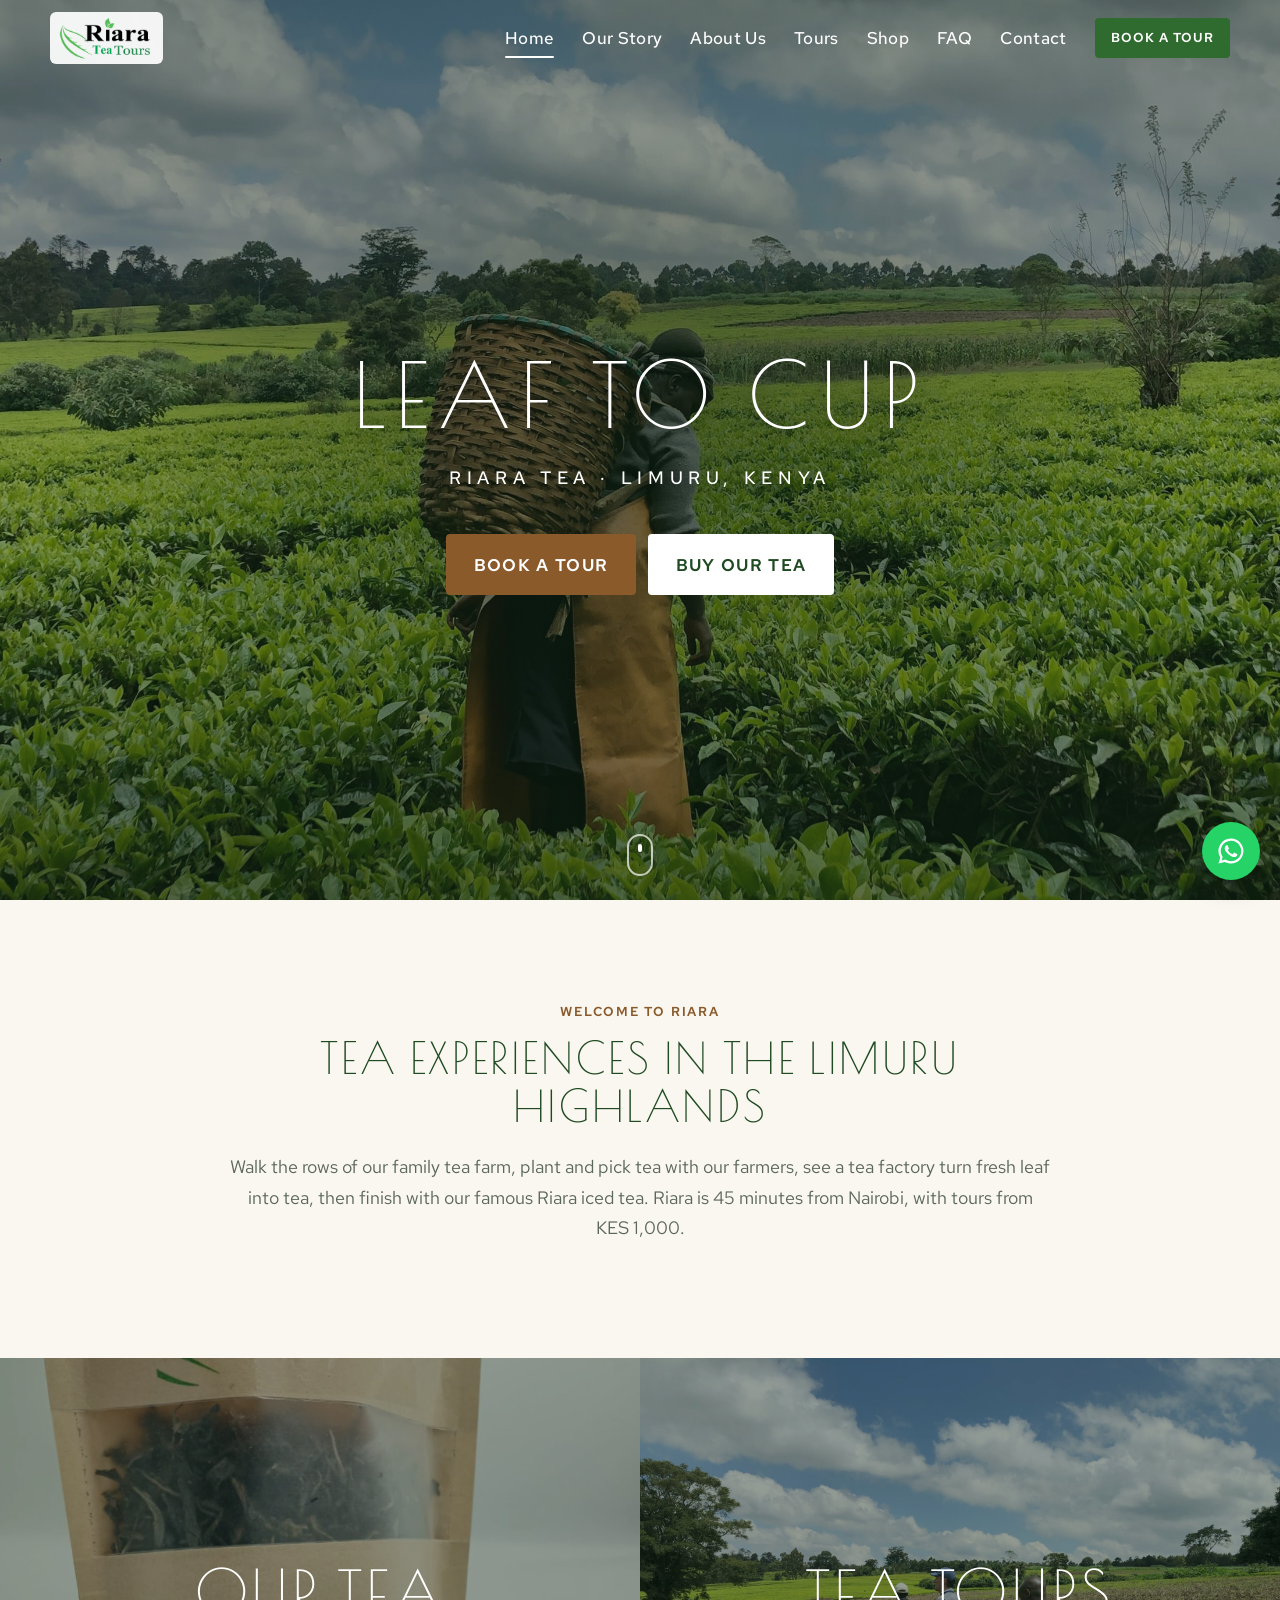
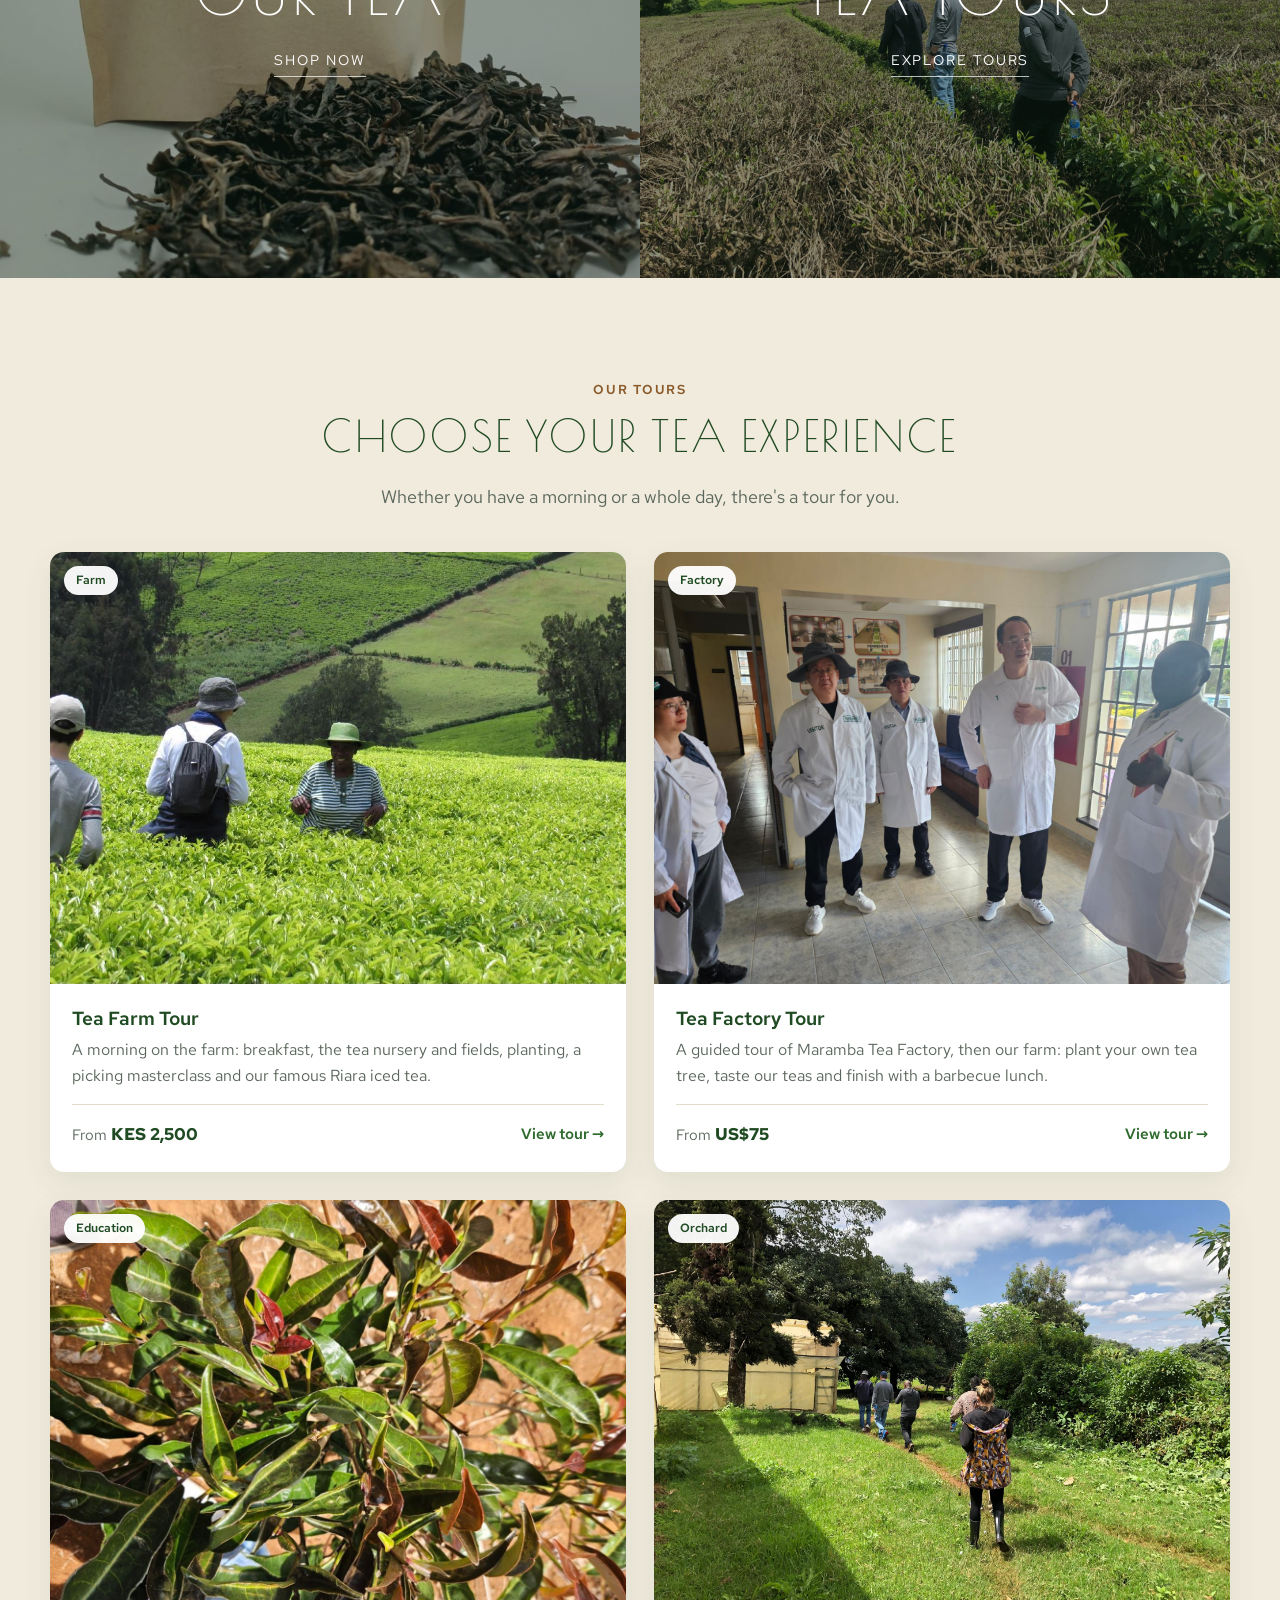
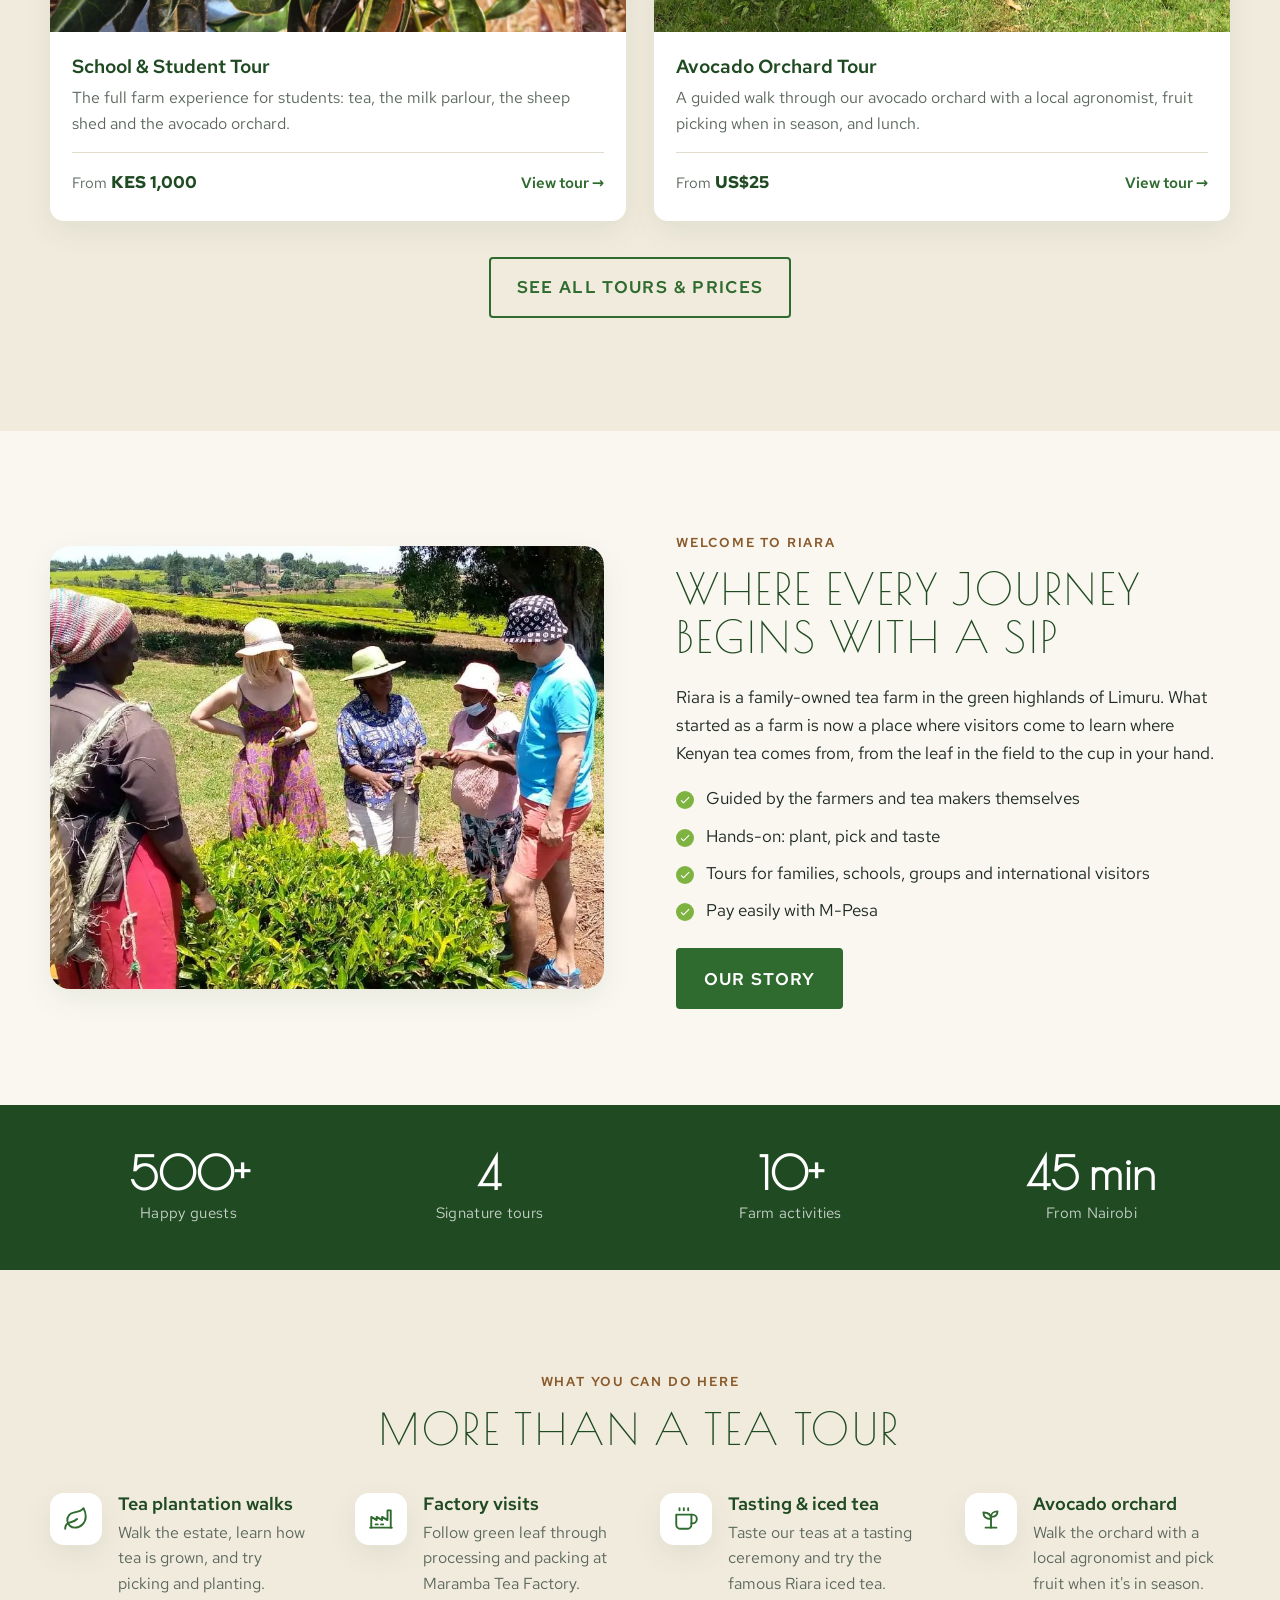
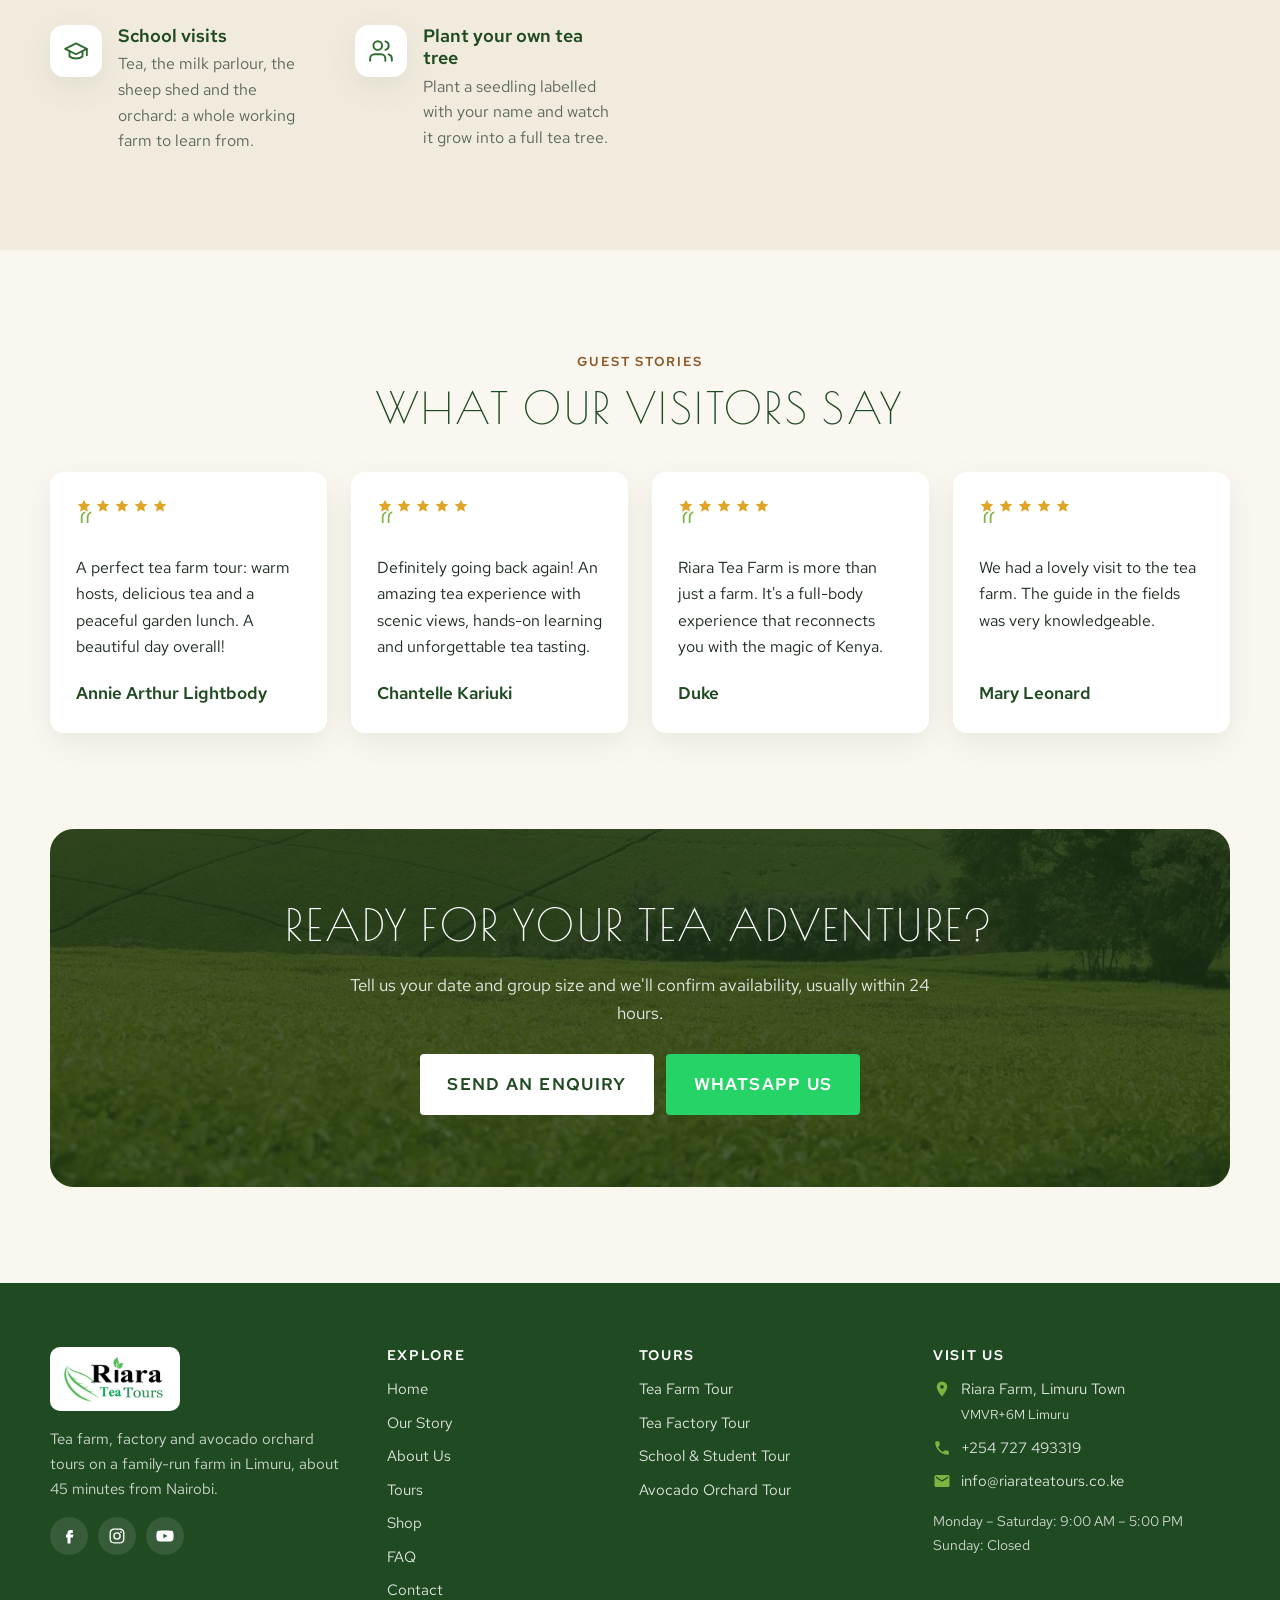
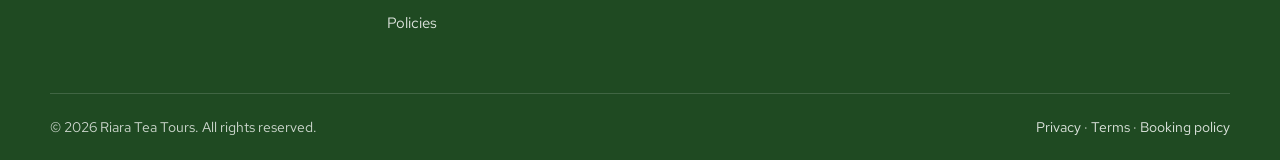
<file: index.html>
<!doctype html>
<html lang="en">
<head>
  <meta charset="utf-8">
  <meta name="viewport" content="width=device-width, initial-scale=1">
  <title>Riara Tea Tours | Tea Farm & Factory Tours in Limuru, Kenya</title>
  <meta name="description" content="Guided tea farm and factory tours, school trips and avocado orchard tours at Riara Farm, Limuru, 45 minutes from Nairobi.">
  <meta property="og:title" content="Riara Tea Tours | Limuru, Kenya">
  <meta property="og:description" content="Walk the tea fields, see the factory at work and taste fresh Kenyan tea.">
  <meta property="og:image" content="assets/img/tea-pickers.jpg">
  <link rel="icon" href="assets/img/favicon.svg" type="image/svg+xml">
  <link rel="preconnect" href="https://fonts.googleapis.com"><link rel="preconnect" href="https://fonts.gstatic.com" crossorigin>
  <link href="https://fonts.googleapis.com/css2?family=Poiret+One&family=Red+Hat+Text:wght@400;500;600&display=swap" rel="stylesheet">
  <link rel="stylesheet" href="assets/css/style.css">
</head>
<body class="home">
<main>

  <section class="hero-full" style="background-image:url('assets/img/hero-picker.jpg')">
    <div>
      <h1>Leaf to cup</h1>
      <p class="hero-sub">Riara Tea · Limuru, Kenya</p>
      <div class="btn-row">
        <a class="btn btn-tea" href="tours.html">Book a tour</a>
        <a class="btn btn-light" href="shop.html">Buy our tea</a>
      </div>
    </div>
    <span class="scroll-cue" aria-hidden="true"></span>
  </section>

  <section class="section">
    <div class="wrap intro">
      <span class="eyebrow">Welcome to Riara</span>
      <h2>Tea experiences in the Limuru highlands</h2>
      <p>Walk the rows of our family tea farm, plant and pick tea with our farmers, see a tea factory turn fresh leaf into tea, then finish with our famous Riara iced tea. Riara is 45 minutes from Nairobi, with tours from KES 1,000.</p>
    </div>
  </section>

  <section class="tiles" aria-label="Explore">
    <a class="tile" href="shop.html">
      <img src="assets/img/shop-orthodox-leaves.jpg" alt="" loading="lazy">
      <div><h2>Our tea</h2><span>Shop now</span></div>
    </a>
    <a class="tile" href="tours.html">
      <img src="assets/img/banner-tea-rows.jpg" alt="" loading="lazy">
      <div><h2>Tea tours</h2><span>Explore tours</span></div>
    </a>
  </section>

  <section class="section alt">
    <div class="wrap">
      <div class="section-head center">
        <span class="eyebrow">Our tours</span>
        <h2>Choose your tea experience</h2>
        <p class="lead">Whether you have a morning or a whole day, there's a tour for you.</p>
      </div>
      <div class="grid grid-pair" id="featured-tours"></div>
      <p class="center" style="margin-top:36px"><a class="btn btn-outline" href="tours.html">See all tours &amp; prices</a></p>
    </div>
  </section>

  <section class="section">
    <div class="wrap split">
      <div>
        <img src="assets/img/guests-in-tea-field.jpg" alt="Guests learning from a tea picker in the fields" loading="lazy">
      </div>
      <div>
        <span class="eyebrow">Welcome to Riara</span>
        <h2>Where every journey begins with a sip</h2>
        <p>Riara is a family-owned tea farm in the green highlands of Limuru. What started as a farm is now a place where visitors come to learn where Kenyan tea comes from, from the leaf in the field to the cup in your hand.</p>
        <ul class="checks">
          <li>Guided by the farmers and tea makers themselves</li>
          <li>Hands-on: plant, pick and taste</li>
          <li>Tours for families, schools, groups and international visitors</li>
          <li>Pay easily with M-Pesa</li>
        </ul>
        <a class="btn" href="our-story.html">Our story</a>
      </div>
    </div>
  </section>

  <section class="stats-band">
    <div class="wrap stats" data-stats></div>
  </section>

  <section class="section alt">
    <div class="wrap">
      <div class="section-head center">
        <span class="eyebrow">What you can do here</span>
        <h2>More than a tea tour</h2>
      </div>
      <div class="features">
        <div class="feature"><div class="ico" data-icon="leaf"></div><div><h3>Tea plantation walks</h3><p>Walk the estate, learn how tea is grown, and try picking and planting.</p></div></div>
        <div class="feature"><div class="ico" data-icon="factory"></div><div><h3>Factory visits</h3><p>Follow green leaf through processing and packing at Maramba Tea Factory.</p></div></div>
        <div class="feature"><div class="ico" data-icon="cup"></div><div><h3>Tasting &amp; iced tea</h3><p>Taste our teas at a tasting ceremony and try the famous Riara iced tea.</p></div></div>
        <div class="feature"><div class="ico" data-icon="sprout"></div><div><h3>Avocado orchard</h3><p>Walk the orchard with a local agronomist and pick fruit when it's in season.</p></div></div>
        <div class="feature"><div class="ico" data-icon="cap"></div><div><h3>School visits</h3><p>Tea, the milk parlour, the sheep shed and the orchard: a whole working farm to learn from.</p></div></div>
        <div class="feature"><div class="ico" data-icon="users"></div><div><h3>Plant your own tea tree</h3><p>Plant a seedling labelled with your name and watch it grow into a full tea tree.</p></div></div>
      </div>
    </div>
  </section>

  <section class="section">
    <div class="wrap">
      <div class="section-head center">
        <span class="eyebrow">Guest stories</span>
        <h2>What our visitors say</h2>
      </div>
      <div class="quotes">
        <figure class="quote"><div class="stars" data-icon="stars" role="img" aria-label="5 out of 5 stars"></div><blockquote>A perfect tea farm tour: warm hosts, delicious tea and a peaceful garden lunch. A beautiful day overall!</blockquote><figcaption>Annie Arthur Lightbody</figcaption></figure>
        <figure class="quote"><div class="stars" data-icon="stars" role="img" aria-label="5 out of 5 stars"></div><blockquote>Definitely going back again! An amazing tea experience with scenic views, hands-on learning and unforgettable tea tasting.</blockquote><figcaption>Chantelle Kariuki</figcaption></figure>
        <figure class="quote"><div class="stars" data-icon="stars" role="img" aria-label="5 out of 5 stars"></div><blockquote>Riara Tea Farm is more than just a farm. It's a full-body experience that reconnects you with the magic of Kenya.</blockquote><figcaption>Duke</figcaption></figure>
        <figure class="quote"><div class="stars" data-icon="stars" role="img" aria-label="5 out of 5 stars"></div><blockquote>We had a lovely visit to the tea farm. The guide in the fields was very knowledgeable.</blockquote><figcaption>Mary Leonard</figcaption></figure>
      </div>
    </div>
  </section>

  <section class="section" style="padding-top:0">
    <div class="wrap">
      <div class="cta">
        <h2>Ready for your tea adventure?</h2>
        <p>Tell us your date and group size and we'll confirm availability, usually within 24 hours.</p>
        <div class="btn-row">
          <a class="btn btn-light" href="contact.html#book">Send an enquiry</a>
          <a class="btn btn-wa" data-site="whatsapp" href="#" target="_blank" rel="noopener">WhatsApp us</a>
        </div>
      </div>
    </div>
  </section>

</main>
<script src="assets/js/config.js"></script>
<script src="assets/js/tours.js"></script>
<script src="assets/js/layout.js"></script>
<script src="assets/js/tours-render.js"></script>
</body>
</html>
</file>
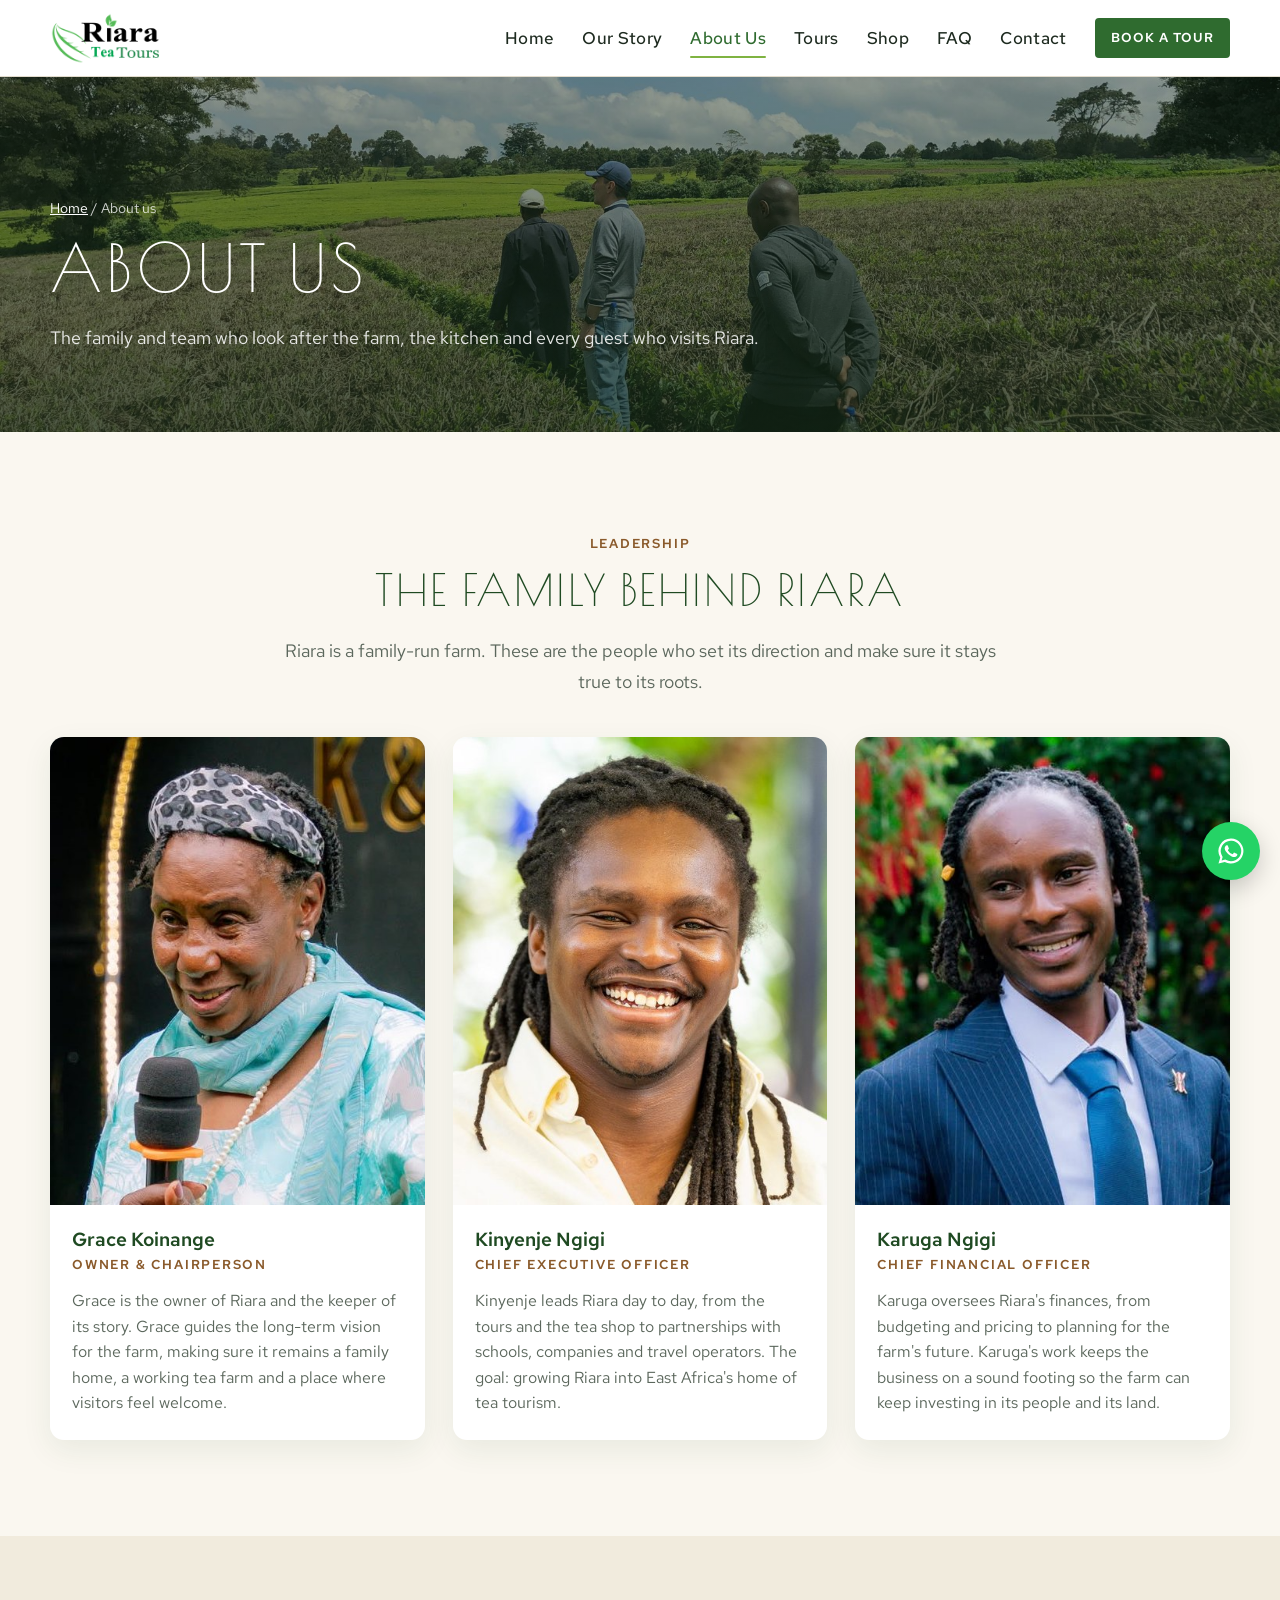
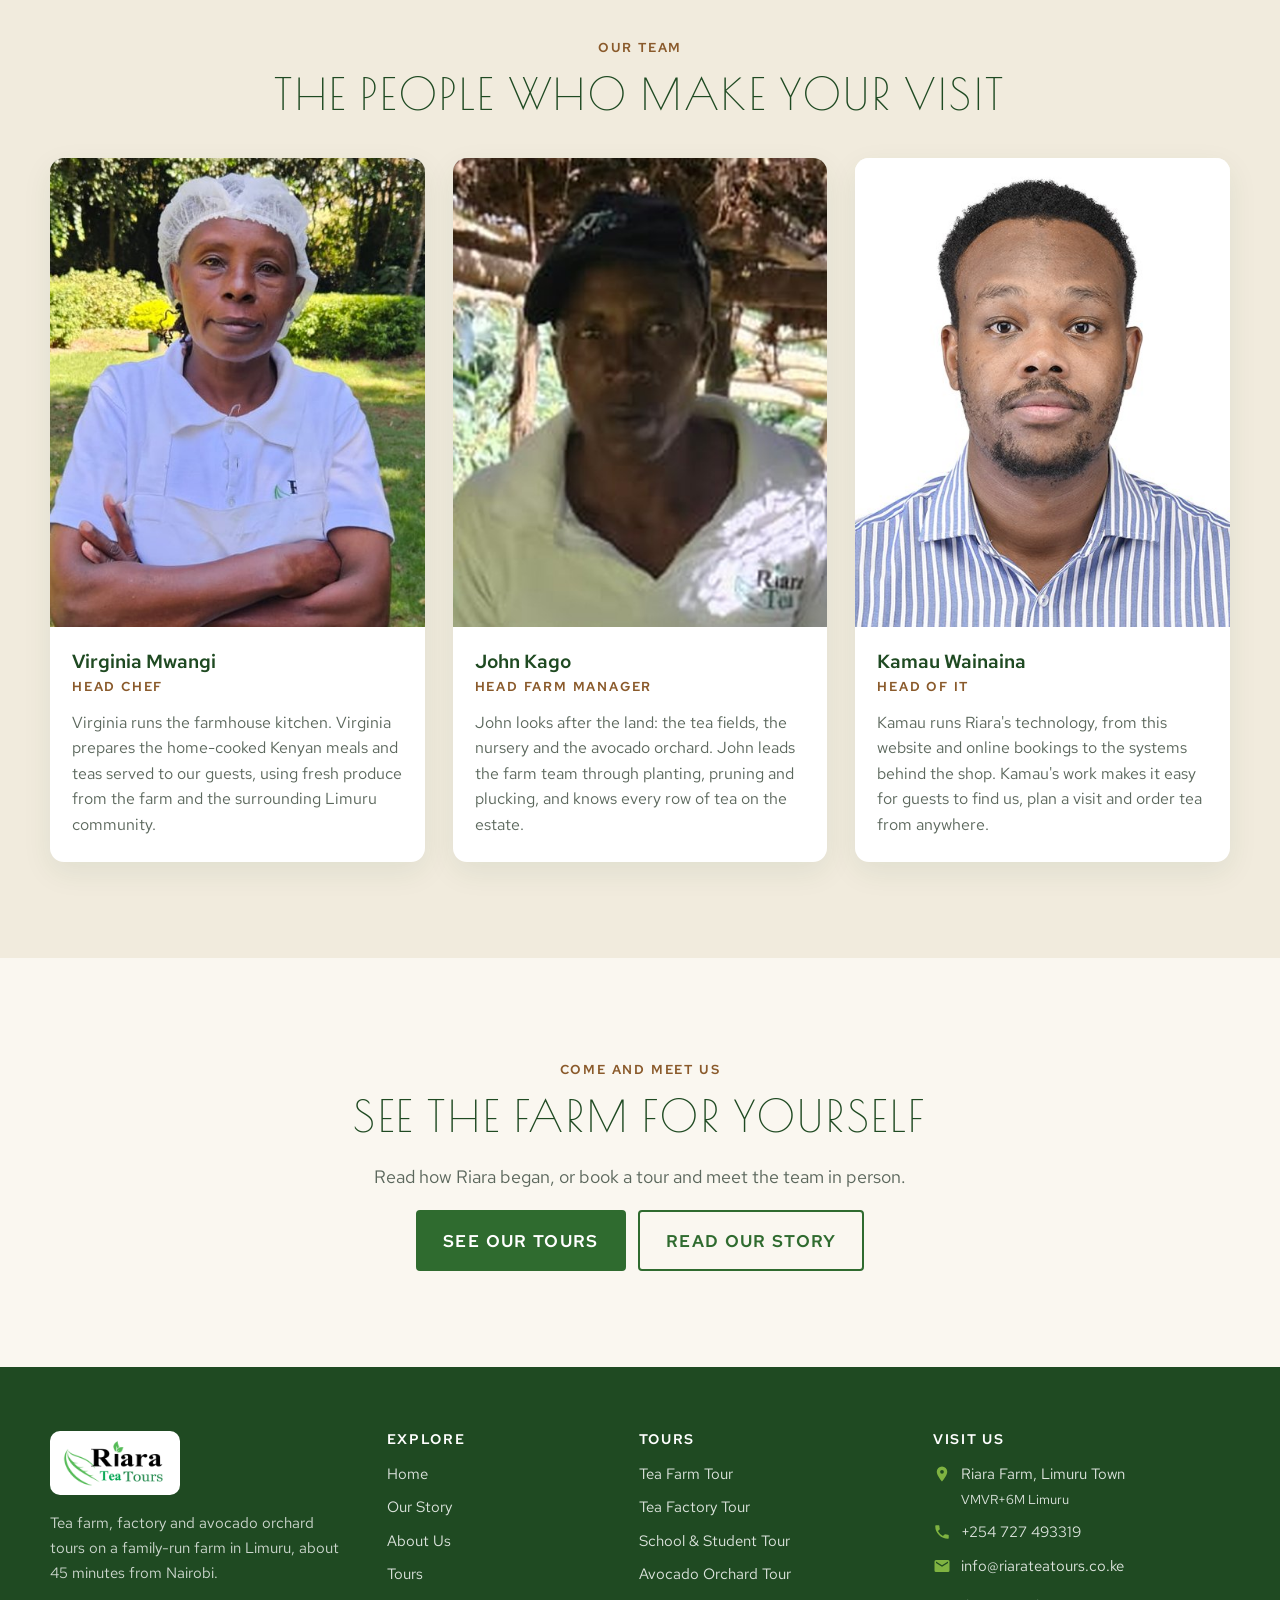
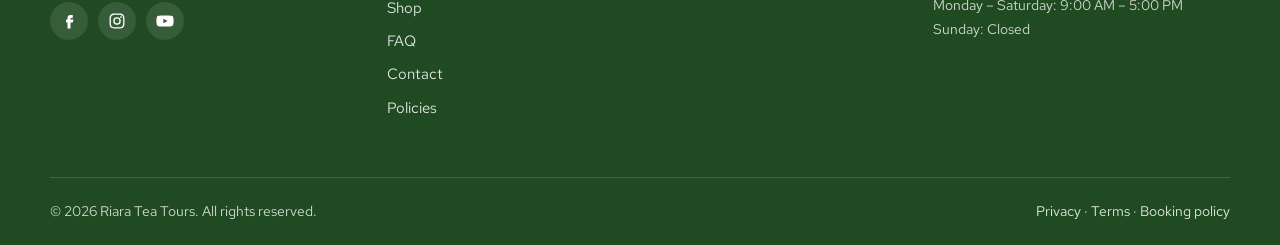
<file: about.html>
<!doctype html>
<html lang="en">
<head>
  <meta charset="utf-8">
  <meta name="viewport" content="width=device-width, initial-scale=1">
  <title>About Us | Riara Tea Tours</title>
  <meta name="description" content="Meet the family and team behind Riara Tea Tours, a family-owned tea farm in Limuru, Kenya.">
  <link rel="icon" href="assets/img/favicon.svg" type="image/svg+xml">
  <link rel="preconnect" href="https://fonts.googleapis.com"><link rel="preconnect" href="https://fonts.gstatic.com" crossorigin>
  <link href="https://fonts.googleapis.com/css2?family=Poiret+One&family=Red+Hat+Text:wght@400;500;600&display=swap" rel="stylesheet">
  <link rel="stylesheet" href="assets/css/style.css">
</head>
<body>
<main>
  <section class="page-banner" style="background-image:url('assets/img/banner-tea-rows.jpg')">
    <div class="wrap">
      <div class="crumbs"><a href="index.html">Home</a> / About us</div>
      <h1>About us</h1>
      <p>The family and team who look after the farm, the kitchen and every guest who visits Riara.</p>
    </div>
  </section>

  <section class="section">
    <div class="wrap">
      <div class="section-head center">
        <span class="eyebrow">Leadership</span>
        <h2>The family behind Riara</h2>
        <p class="lead">Riara is a family-run farm. These are the people who set its direction and make sure it stays true to its roots.</p>
      </div>
      <div class="team">
        <article class="member">
          <img class="member-photo" src="assets/img/team-grace.jpg" alt="Grace Koinange" loading="lazy" width="480" height="600">
          <div class="member-body">
            <h3>Grace Koinange</h3>
            <span class="role">Owner &amp; Chairperson</span>
            <p>Grace is the owner of Riara and the keeper of its story. Grace guides the long-term vision for the farm, making sure it remains a family home, a working tea farm and a place where visitors feel welcome.</p>
          </div>
        </article>
        <article class="member">
          <img class="member-photo" src="assets/img/team-kinyenje.jpg" alt="Kinyenje Ngigi" loading="lazy" width="480" height="600">
          <div class="member-body">
            <h3>Kinyenje Ngigi</h3>
            <span class="role">Chief Executive Officer</span>
            <p>Kinyenje leads Riara day to day, from the tours and the tea shop to partnerships with schools, companies and travel operators. The goal: growing Riara into East Africa's home of tea tourism.</p>
          </div>
        </article>
        <article class="member">
          <img class="member-photo" src="assets/img/team-karuga.jpg" alt="Karuga Ngigi" loading="lazy" width="480" height="600">
          <div class="member-body">
            <h3>Karuga Ngigi</h3>
            <span class="role">Chief Financial Officer</span>
            <p>Karuga oversees Riara's finances, from budgeting and pricing to planning for the farm's future. Karuga's work keeps the business on a sound footing so the farm can keep investing in its people and its land.</p>
          </div>
        </article>
      </div>
    </div>
  </section>

  <section class="section alt">
    <div class="wrap">
      <div class="section-head center">
        <span class="eyebrow">Our team</span>
        <h2>The people who make your visit</h2>
      </div>
      <div class="team">
        <article class="member">
          <img class="member-photo" src="assets/img/team-virginia.jpg" alt="Virginia Mwangi" loading="lazy" width="480" height="600">
          <div class="member-body">
            <h3>Virginia Mwangi</h3>
            <span class="role">Head Chef</span>
            <p>Virginia runs the farmhouse kitchen. Virginia prepares the home-cooked Kenyan meals and teas served to our guests, using fresh produce from the farm and the surrounding Limuru community.</p>
          </div>
        </article>
        <article class="member">
          <img class="member-photo" src="assets/img/team-john.jpg" alt="John Kago" loading="lazy" width="480" height="600">
          <div class="member-body">
            <h3>John Kago</h3>
            <span class="role">Head Farm Manager</span>
            <p>John looks after the land: the tea fields, the nursery and the avocado orchard. John leads the farm team through planting, pruning and plucking, and knows every row of tea on the estate.</p>
          </div>
        </article>
        <article class="member">
          <img class="member-photo" src="assets/img/team-kamau.jpg" alt="Kamau Wainaina" loading="lazy" width="480" height="600">
          <div class="member-body">
            <h3>Kamau Wainaina</h3>
            <span class="role">Head of IT</span>
            <p>Kamau runs Riara's technology, from this website and online bookings to the systems behind the shop. Kamau's work makes it easy for guests to find us, plan a visit and order tea from anywhere.</p>
          </div>
        </article>
      </div>
    </div>
  </section>

  <section class="section">
    <div class="wrap intro">
      <span class="eyebrow">Come and meet us</span>
      <h2>See the farm for yourself</h2>
      <p>Read how Riara began, or book a tour and meet the team in person.</p>
      <div class="btn-row" style="justify-content:center">
        <a class="btn" href="tours.html">See our tours</a>
        <a class="btn btn-outline" href="our-story.html">Read our story</a>
      </div>
    </div>
  </section>
</main>
<script src="assets/js/config.js"></script>
<script src="assets/js/tours.js"></script>
<script src="assets/js/layout.js"></script>
</body>
</html>
</file>
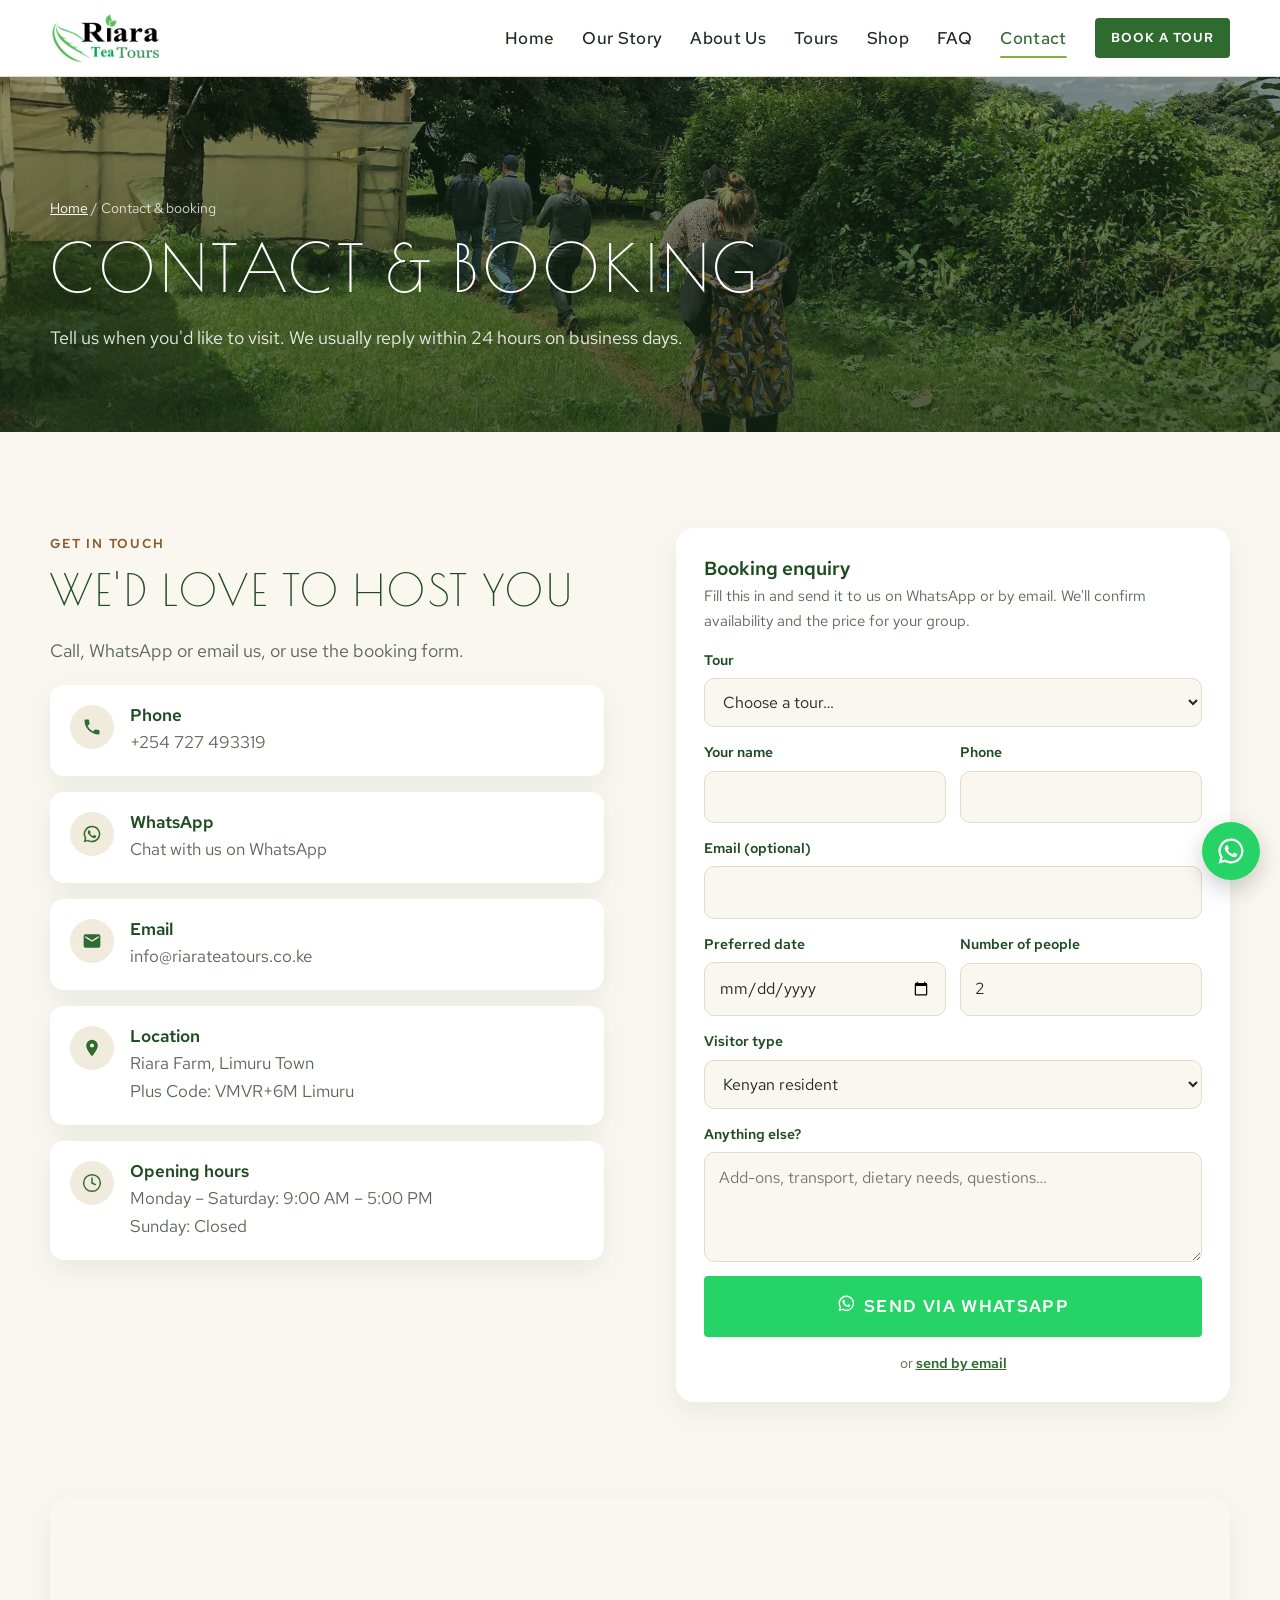
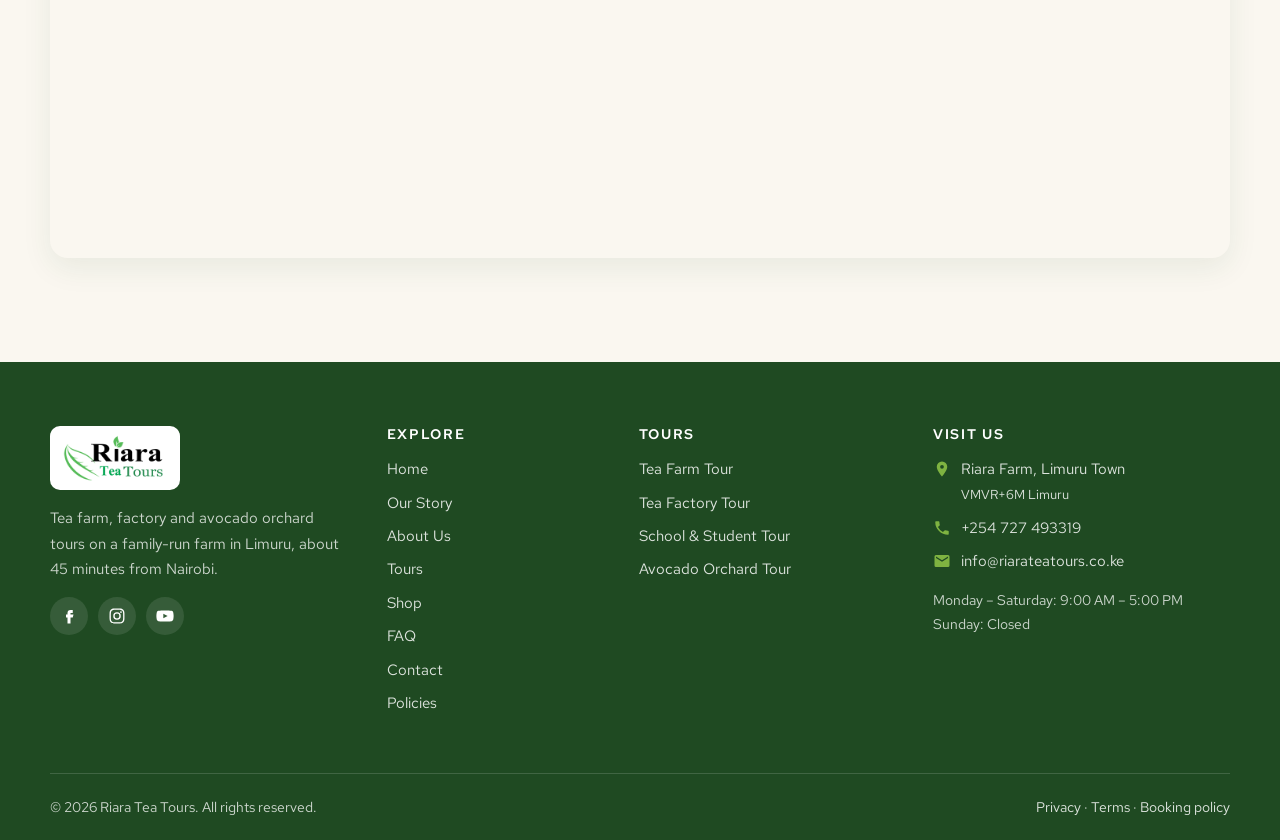
<file: contact.html>
<!doctype html>
<html lang="en">
<head>
  <meta charset="utf-8">
  <meta name="viewport" content="width=device-width, initial-scale=1">
  <title>Contact & Booking | Riara Tea Tours</title>
  <meta name="description" content="Book a tea tour or ask a question. Call, WhatsApp or email Riara Tea Tours in Limuru, Kenya.">
  <link rel="icon" href="assets/img/favicon.svg" type="image/svg+xml">
  <link rel="preconnect" href="https://fonts.googleapis.com"><link rel="preconnect" href="https://fonts.gstatic.com" crossorigin>
  <link href="https://fonts.googleapis.com/css2?family=Poiret+One&family=Red+Hat+Text:wght@400;500;600&display=swap" rel="stylesheet">
  <link rel="stylesheet" href="assets/css/style.css">
</head>
<body>
<main>
  <section class="page-banner" style="background-image:url('assets/img/banner-farm-path.jpg')">
    <div class="wrap">
      <div class="crumbs"><a href="index.html">Home</a> / Contact &amp; booking</div>
      <h1>Contact &amp; booking</h1>
      <p>Tell us when you'd like to visit. We usually reply within 24 hours on business days.</p>
    </div>
  </section>
  <section class="section">
    <div class="wrap split" style="align-items:start">
      <div>
        <span class="eyebrow">Get in touch</span>
        <h2>We'd love to host you</h2>
        <p class="lead">Call, WhatsApp or email us, or use the booking form.</p>
        <div class="contact-cards">
          <div class="contact-card"><span class="ico" data-icon="phone"></span><div><h3>Phone</h3><a data-site="phone" href="#"></a></div></div>
          <div class="contact-card"><span class="ico" data-icon="wa"></span><div><h3>WhatsApp</h3><a data-site="whatsapp" href="#" target="_blank" rel="noopener">Chat with us on WhatsApp</a></div></div>
          <div class="contact-card"><span class="ico" data-icon="mail"></span><div><h3>Email</h3><a data-site="email" href="#"></a></div></div>
          <div class="contact-card"><span class="ico" data-icon="pin"></span><div><h3>Location</h3><p><span data-site="address"></span><br>Plus Code: <span data-site="plusCode"></span></p></div></div>
          <div class="contact-card"><span class="ico" data-icon="clock"></span><div><h3>Opening hours</h3><p id="hours"></p></div></div>
        </div>
      </div>
      <div class="panel" id="book">
        <h3>Booking enquiry</h3>
        <p>Fill this in and send it to us on WhatsApp or by email. We'll confirm availability and the price for your group.</p>
        <form class="form" data-enquiry>
          <label>Tour<select name="tour" data-label="Tour" required><option value="">Choose a tour…</option></select></label>
          <div class="form-row">
            <label>Your name<input name="name" data-label="Name" required autocomplete="name"></label>
            <label>Phone<input name="phone" data-label="Phone" type="tel" required autocomplete="tel"></label>
          </div>
          <label>Email (optional)<input name="email" data-label="Email" type="email" autocomplete="email"></label>
          <div class="form-row">
            <label>Preferred date<input name="date" data-label="Preferred date" type="date"></label>
            <label>Number of people<input name="people" data-label="Number of people" type="number" min="1" value="2"></label>
          </div>
          <label>Visitor type<select name="visitor" data-label="Visitor type"><option>Kenyan resident</option><option>International visitor</option><option>School / students</option><option>Company / organisation</option></select></label>
          <label>Anything else?<textarea name="message" data-label="Message" placeholder="Add-ons, transport, dietary needs, questions…"></textarea></label>
          <button class="btn btn-wa" type="submit" value="whatsapp"><span data-icon="wa"></span> Send via WhatsApp</button>
          <p class="form-alt">or <button type="submit" value="email">send by email</button></p>
        </form>
      </div>
    </div>
  </section>
  <section class="section" style="padding-top:0">
    <div class="wrap">
      <iframe class="map" title="Map to Riara Farm, Limuru" loading="lazy" src="https://maps.google.com/maps?q=VMVR%2B6M%20Limuru%2C%20Kenya&z=14&output=embed"></iframe>
    </div>
  </section>
</main>
<script>
  // Fill opening hours from the shared settings
  document.addEventListener("DOMContentLoaded", () => {
    document.getElementById("hours").innerHTML = SITE.hours.map(([d, h]) => `${d}: ${h}`).join("<br>");
  });
</script>
<script src="assets/js/config.js"></script>
<script src="assets/js/tours.js"></script>
<script src="assets/js/layout.js"></script>
</body>
</html>
</file>
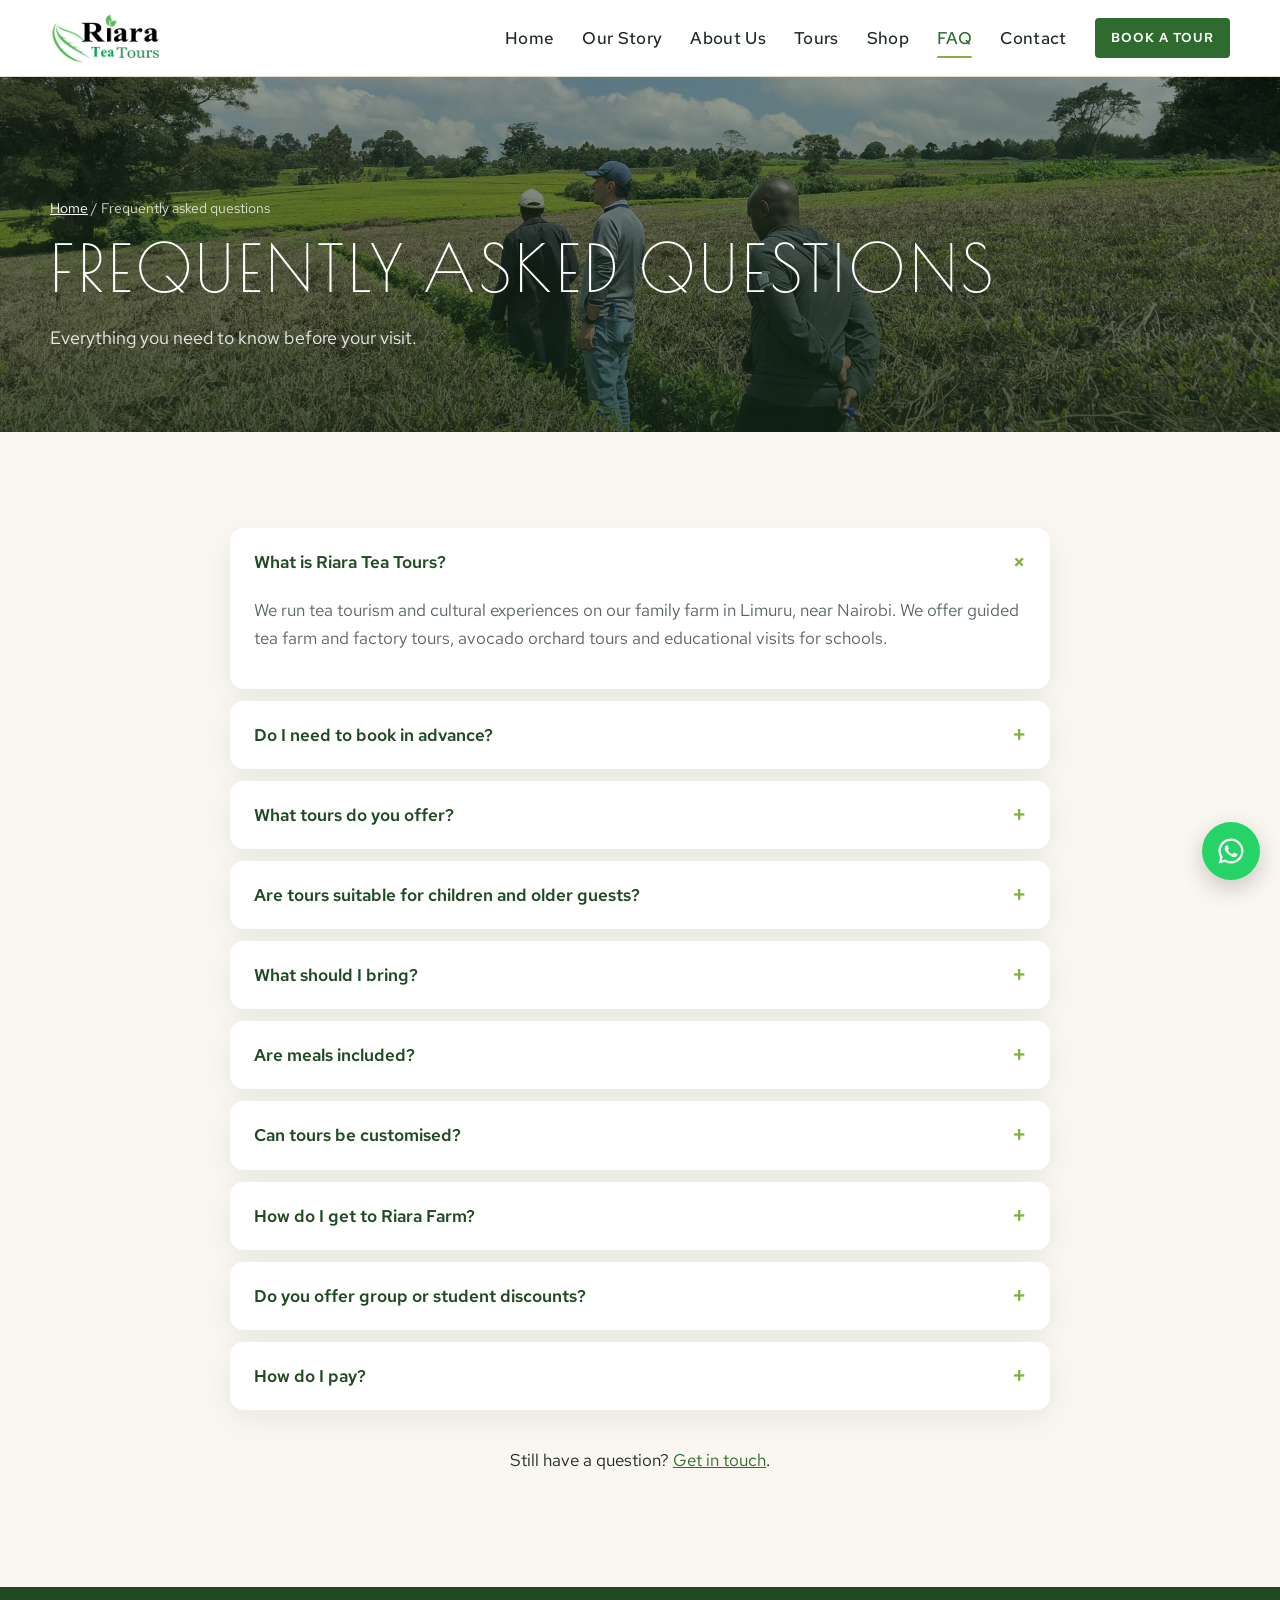
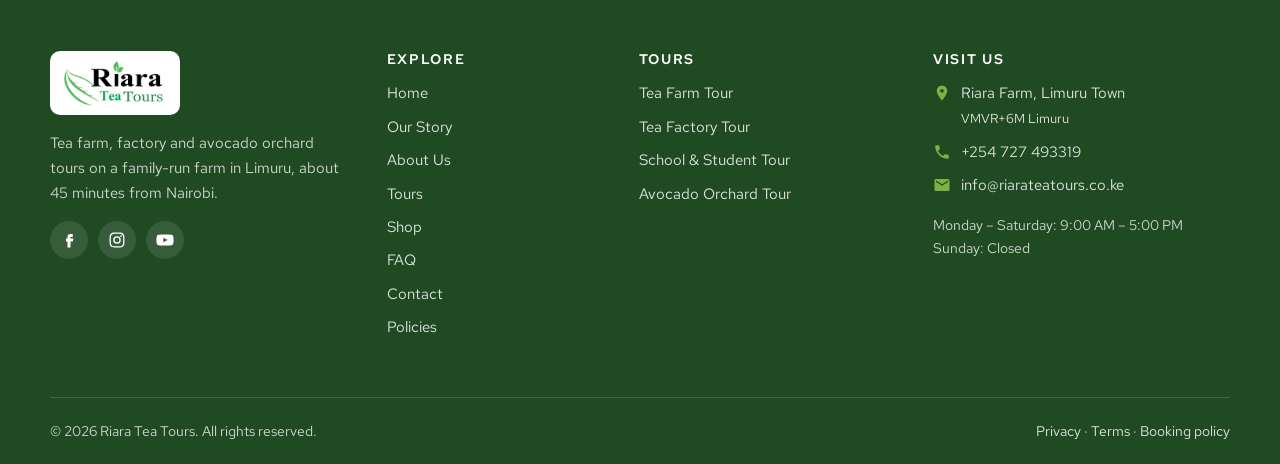
<file: faq.html>
<!doctype html>
<html lang="en">
<head>
  <meta charset="utf-8">
  <meta name="viewport" content="width=device-width, initial-scale=1">
  <title>FAQ | Riara Tea Tours</title>
  <meta name="description" content="Answers to common questions about booking, prices, getting to Riara Farm and what to bring.">
  <link rel="icon" href="assets/img/favicon.svg" type="image/svg+xml">
  <link rel="preconnect" href="https://fonts.googleapis.com"><link rel="preconnect" href="https://fonts.gstatic.com" crossorigin>
  <link href="https://fonts.googleapis.com/css2?family=Poiret+One&family=Red+Hat+Text:wght@400;500;600&display=swap" rel="stylesheet">
  <link rel="stylesheet" href="assets/css/style.css">
</head>
<body>
<main>
  <section class="page-banner" style="background-image:url('assets/img/banner-tea-rows.jpg')">
    <div class="wrap">
      <div class="crumbs"><a href="index.html">Home</a> / Frequently asked questions</div>
      <h1>Frequently asked questions</h1>
      <p>Everything you need to know before your visit.</p>
    </div>
  </section>
  <section class="section">
    <div class="wrap faq">
      <details open><summary>What is Riara Tea Tours?</summary><div><p>We run tea tourism and cultural experiences on our family farm in Limuru, near Nairobi. We offer guided tea farm and factory tours, avocado orchard tours and educational visits for schools.</p></div></details>
      <details><summary>Do I need to book in advance?</summary><div><p>Yes. Please book at least 48 hours ahead (24 hours for the Tea Farm Tour). Schools, large groups and custom packages may need more notice.</p></div></details>
      <details><summary>What tours do you offer?</summary><div><p>The Tea Farm Tour, the Tea Factory Tour, the School &amp; Student Tour and the Avocado Orchard Tour. We can also put together custom visits for groups. <a href="tours.html">See all tours and prices</a>.</p></div></details>
      <details><summary>Are tours suitable for children and older guests?</summary><div><p>Absolutely. We adjust the pace and activities for children, older guests and school groups. Just let us know when booking.</p></div></details>
      <details><summary>What should I bring?</summary><div><p>Comfortable clothes and walking shoes, plus a hat or umbrella. Bring a camera and a water bottle. We provide everything you need for planting and picking.</p></div></details>
      <details><summary>Are meals included?</summary><div><p>The Farm Tour starts with tea and a pancake breakfast. Lunch is included on the Factory Tour, the Avocado Orchard Tour and the international Farm Tour with lunch: BBQ chicken, rice, garden salad and red beans, straight from the farm. Other dishes can be added at an extra cost. Let us know about any dietary needs.</p></div></details>
      <details><summary>Can tours be customised?</summary><div><p>Yes. We create packages for individuals, families, companies and schools, from a short visit to a full day on the farm.</p></div></details>
      <details><summary>How do I get to Riara Farm?</summary><div><p>We're in Limuru, about 45 minutes from Nairobi. You can drive, take a taxi or ask us to arrange transport (from KES 3,500 return). Our Google Plus Code is <strong>VMVR+6M Limuru</strong>. We send detailed directions when you book.</p></div></details>
      <details><summary>Do you offer group or student discounts?</summary><div><p>Students pay KES 1,000 each. On the Tea Factory Tour, children go free when 5 or more adults book together. For other groups, <a href="contact.html#book">ask us for a quote</a>.</p></div></details>
      <details><summary>How do I pay?</summary><div><p>A 50% deposit by M-Pesa or bank transfer confirms your booking, and you pay the balance on arrival. See our <a href="policies.html#booking">booking policy</a> for cancellations.</p></div></details>
    </div>
    <p class="center" style="margin-top:36px">Still have a question? <a href="contact.html">Get in touch</a>.</p>
  </section>
</main>
<script src="assets/js/config.js"></script>
<script src="assets/js/tours.js"></script>
<script src="assets/js/layout.js"></script>
</body>
</html>
</file>
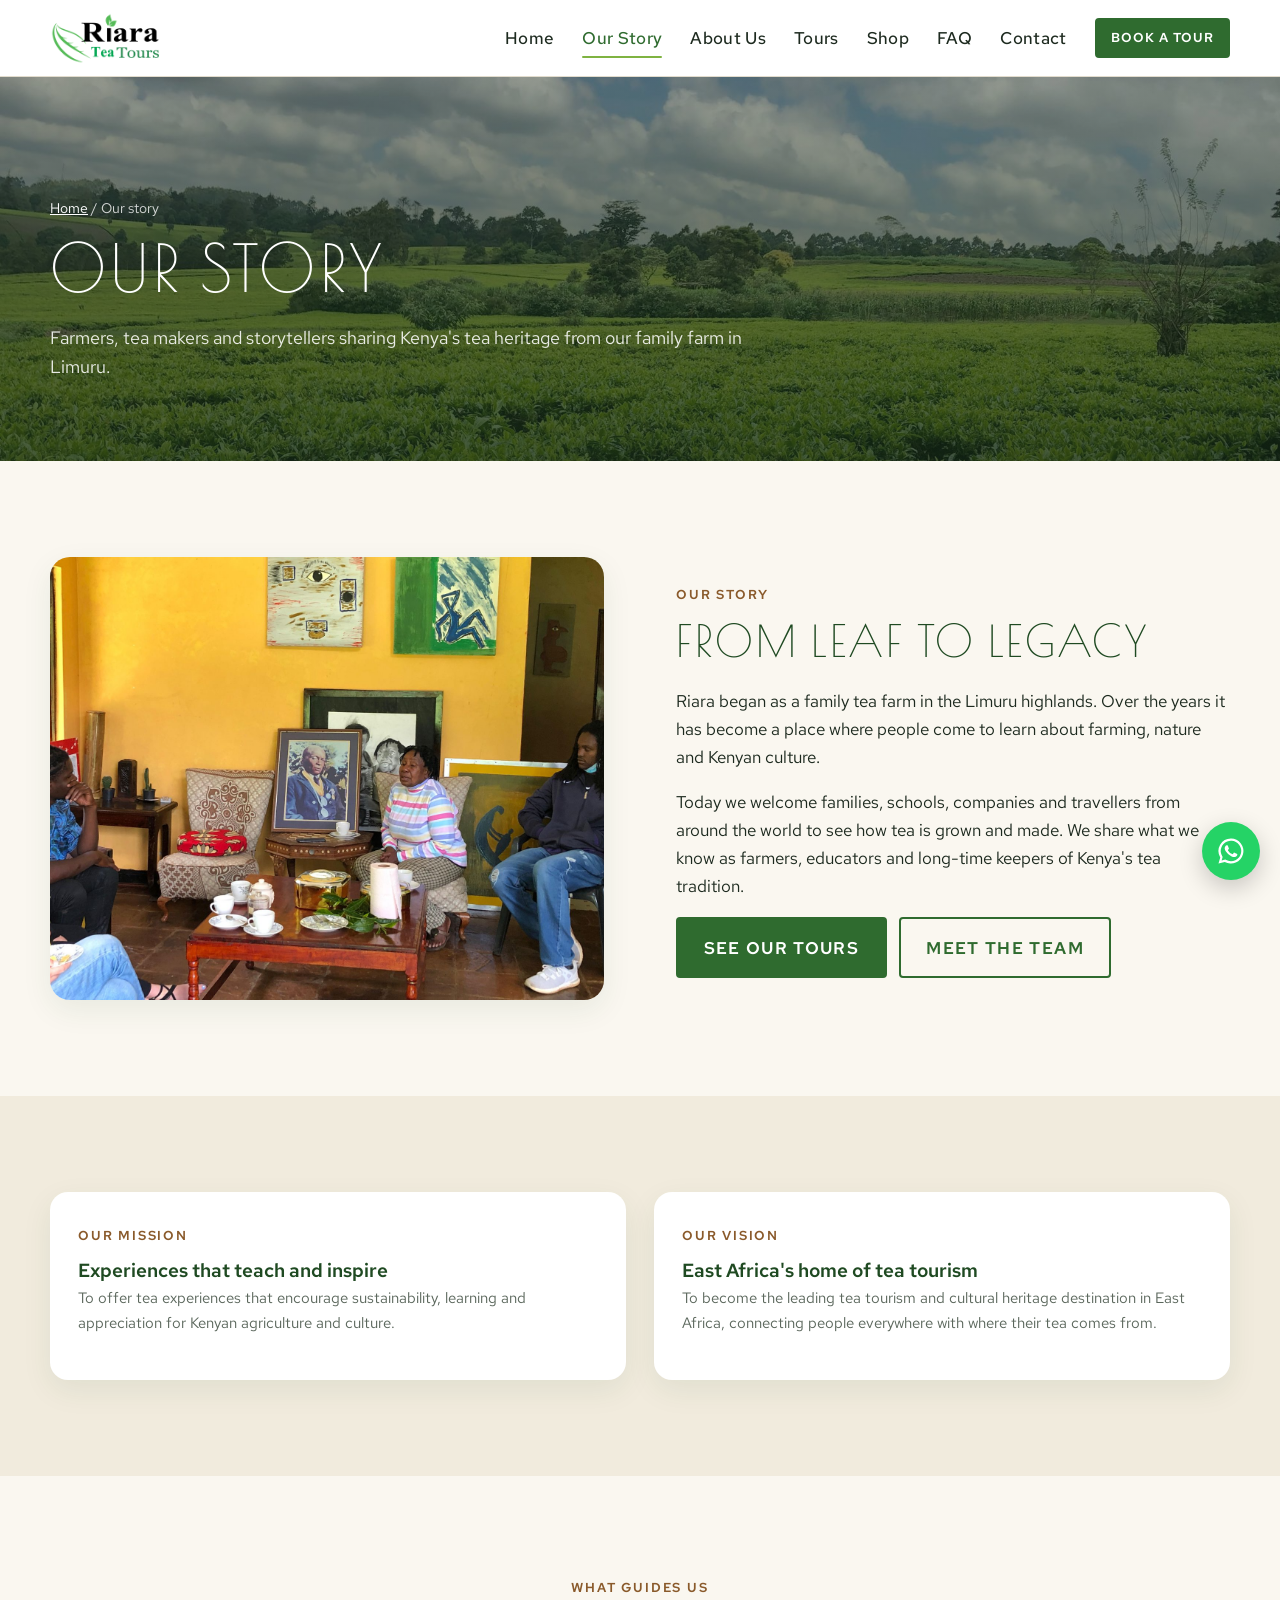
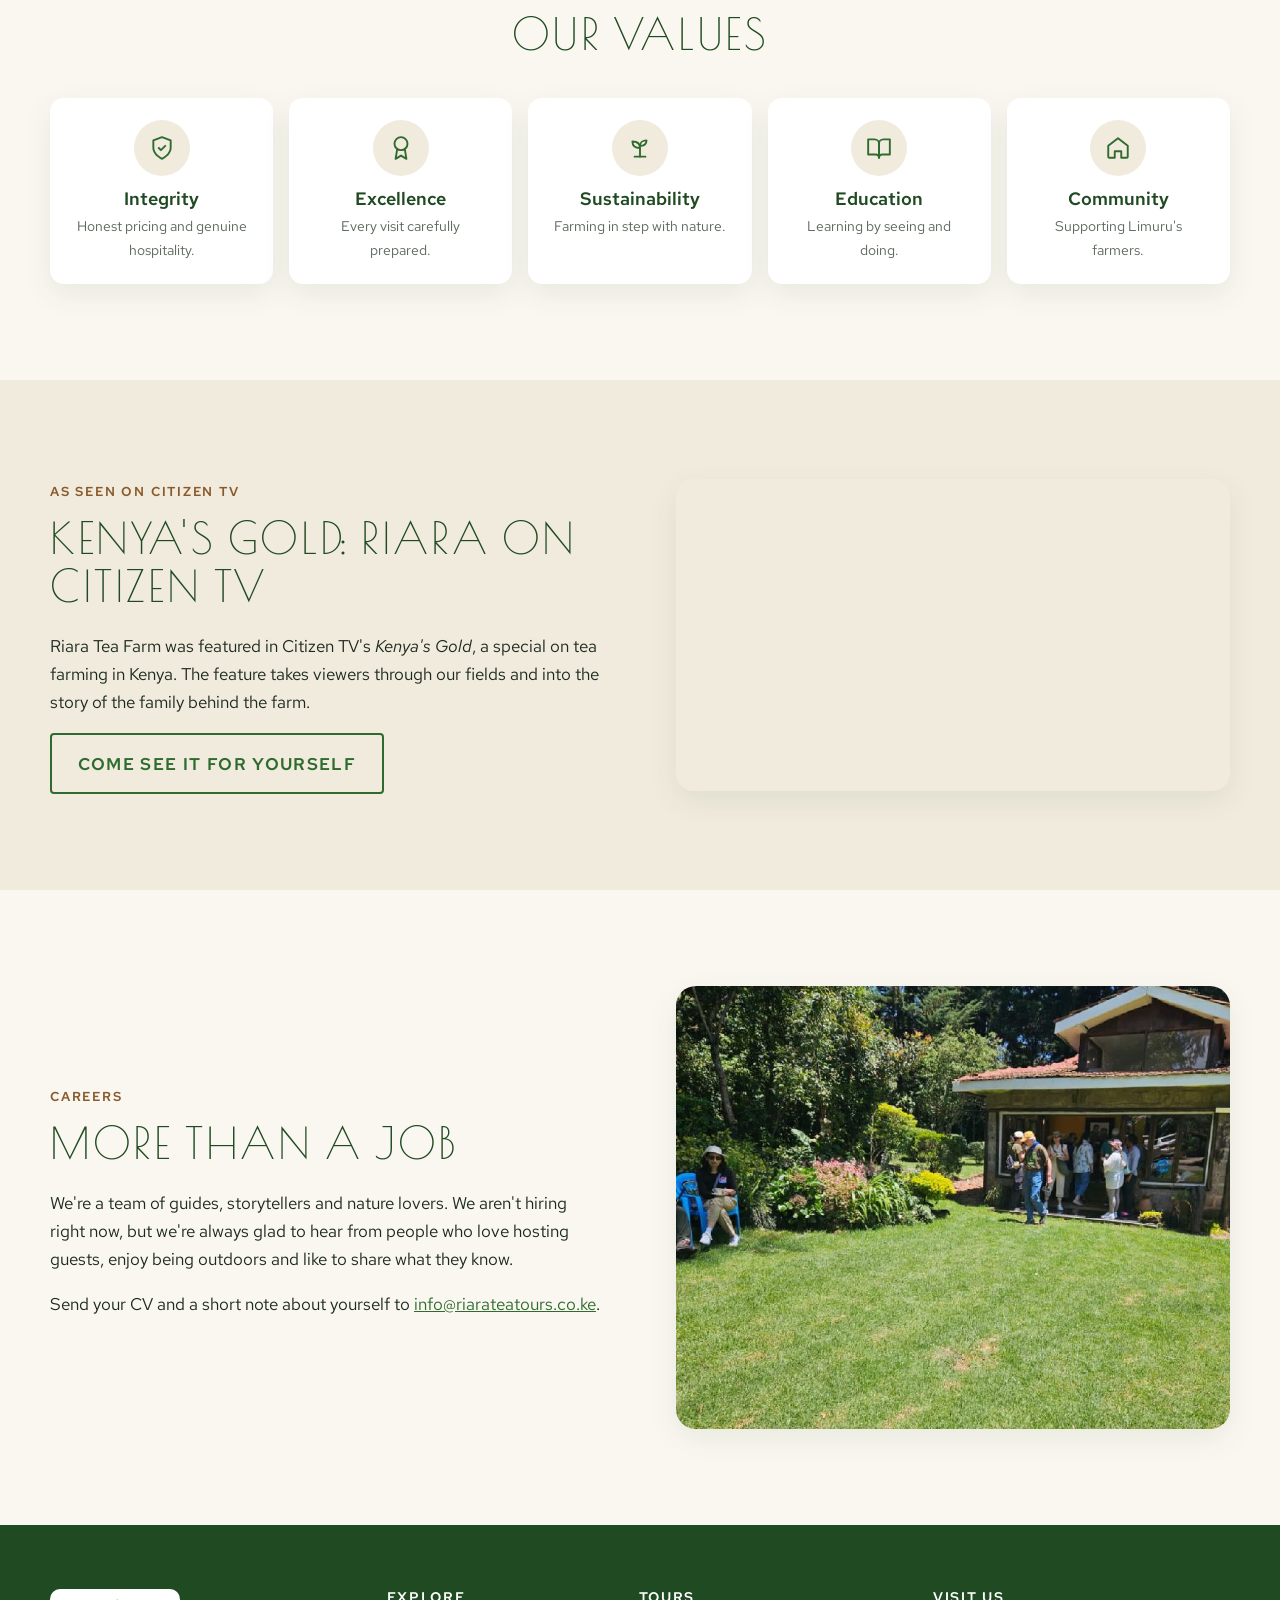
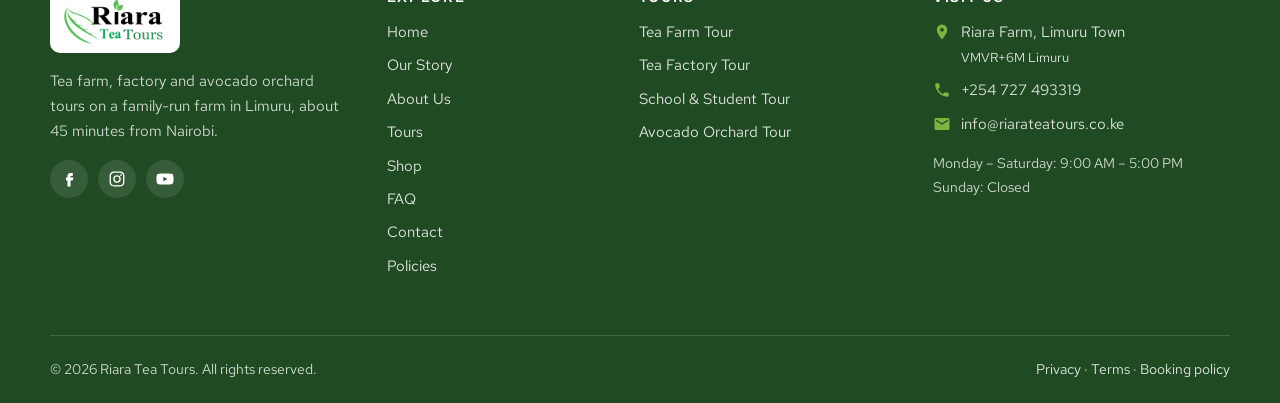
<file: our-story.html>
<!doctype html>
<html lang="en">
<head>
  <meta charset="utf-8">
  <meta name="viewport" content="width=device-width, initial-scale=1">
  <title>Our Story | Riara Tea Tours</title>
  <meta name="description" content="Riara Tea Tours is a family-owned tea farm and agro-tourism experience in Limuru, Kenya.">
  <link rel="icon" href="assets/img/favicon.svg" type="image/svg+xml">
  <link rel="preconnect" href="https://fonts.googleapis.com"><link rel="preconnect" href="https://fonts.gstatic.com" crossorigin>
  <link href="https://fonts.googleapis.com/css2?family=Poiret+One&family=Red+Hat+Text:wght@400;500;600&display=swap" rel="stylesheet">
  <link rel="stylesheet" href="assets/css/style.css">
</head>
<body>
<main>
  <section class="page-banner" style="background-image:url('assets/img/banner-estate.jpg')">
    <div class="wrap">
      <div class="crumbs"><a href="index.html">Home</a> / Our story</div>
      <h1>Our story</h1>
      <p>Farmers, tea makers and storytellers sharing Kenya's tea heritage from our family farm in Limuru.</p>
    </div>
  </section>
  <section class="section">
    <div class="wrap split">
      <div><img src="assets/img/farmhouse-storytelling.jpg" alt="Guests sharing tea and stories in the Riara farmhouse" loading="lazy"></div>
      <div>
        <span class="eyebrow">Our story</span>
        <h2>From leaf to legacy</h2>
        <p>Riara began as a family tea farm in the Limuru highlands. Over the years it has become a place where people come to learn about farming, nature and Kenyan culture.</p>
        <p>Today we welcome families, schools, companies and travellers from around the world to see how tea is grown and made. We share what we know as farmers, educators and long-time keepers of Kenya's tea tradition.</p>
        <div class="btn-row"><a class="btn" href="tours.html">See our tours</a><a class="btn btn-outline" href="about.html">Meet the team</a></div>
      </div>
    </div>
  </section>

  <section class="section alt">
    <div class="wrap grid grid-2">
      <div class="panel"><span class="eyebrow">Our mission</span><h3>Experiences that teach and inspire</h3><p>To offer tea experiences that encourage sustainability, learning and appreciation for Kenyan agriculture and culture.</p></div>
      <div class="panel"><span class="eyebrow">Our vision</span><h3>East Africa's home of tea tourism</h3><p>To become the leading tea tourism and cultural heritage destination in East Africa, connecting people everywhere with where their tea comes from.</p></div>
    </div>
  </section>

  <section class="section">
    <div class="wrap">
      <div class="section-head center"><span class="eyebrow">What guides us</span><h2>Our values</h2></div>
      <div class="values">
        <div class="value"><div class="ico" data-icon="shield"></div><h3>Integrity</h3><p>Honest pricing and genuine hospitality.</p></div>
        <div class="value"><div class="ico" data-icon="award"></div><h3>Excellence</h3><p>Every visit carefully prepared.</p></div>
        <div class="value"><div class="ico" data-icon="sprout"></div><h3>Sustainability</h3><p>Farming in step with nature.</p></div>
        <div class="value"><div class="ico" data-icon="book"></div><h3>Education</h3><p>Learning by seeing and doing.</p></div>
        <div class="value"><div class="ico" data-icon="home"></div><h3>Community</h3><p>Supporting Limuru's farmers.</p></div>
      </div>
    </div>
  </section>

  <section class="section alt">
    <div class="wrap split">
      <div>
        <span class="eyebrow">As seen on Citizen TV</span>
        <h2>Kenya's Gold: Riara on Citizen TV</h2>
        <p>Riara Tea Farm was featured in Citizen TV's <em>Kenya's Gold</em>, a special on tea farming in Kenya. The feature takes viewers through our fields and into the story of the family behind the farm.</p>
        <a class="btn btn-outline" href="tours.html">Come see it for yourself</a>
      </div>
      <div class="video"><iframe src="https://www.youtube-nocookie.com/embed/vhMPCQSljsg" title="Kenya's Gold – Tea farming in Kenya, Citizen TV feature on Riara" loading="lazy" allow="accelerometer; encrypted-media; gyroscope; picture-in-picture" allowfullscreen></iframe></div>
    </div>
  </section>

  <section class="section" id="careers">
    <div class="wrap split reverse">
      <div><img src="assets/img/farmhouse.jpg" alt="The Riara farmhouse and gardens" loading="lazy"></div>
      <div>
        <span class="eyebrow">Careers</span>
        <h2>More than a job</h2>
        <p>We're a team of guides, storytellers and nature lovers. We aren't hiring right now, but we're always glad to hear from people who love hosting guests, enjoy being outdoors and like to share what they know.</p>
        <p>Send your CV and a short note about yourself to <a data-site="email" href="#"></a>.</p>
      </div>
    </div>
  </section>
</main>
<script src="assets/js/config.js"></script>
<script src="assets/js/tours.js"></script>
<script src="assets/js/layout.js"></script>
</body>
</html>
</file>
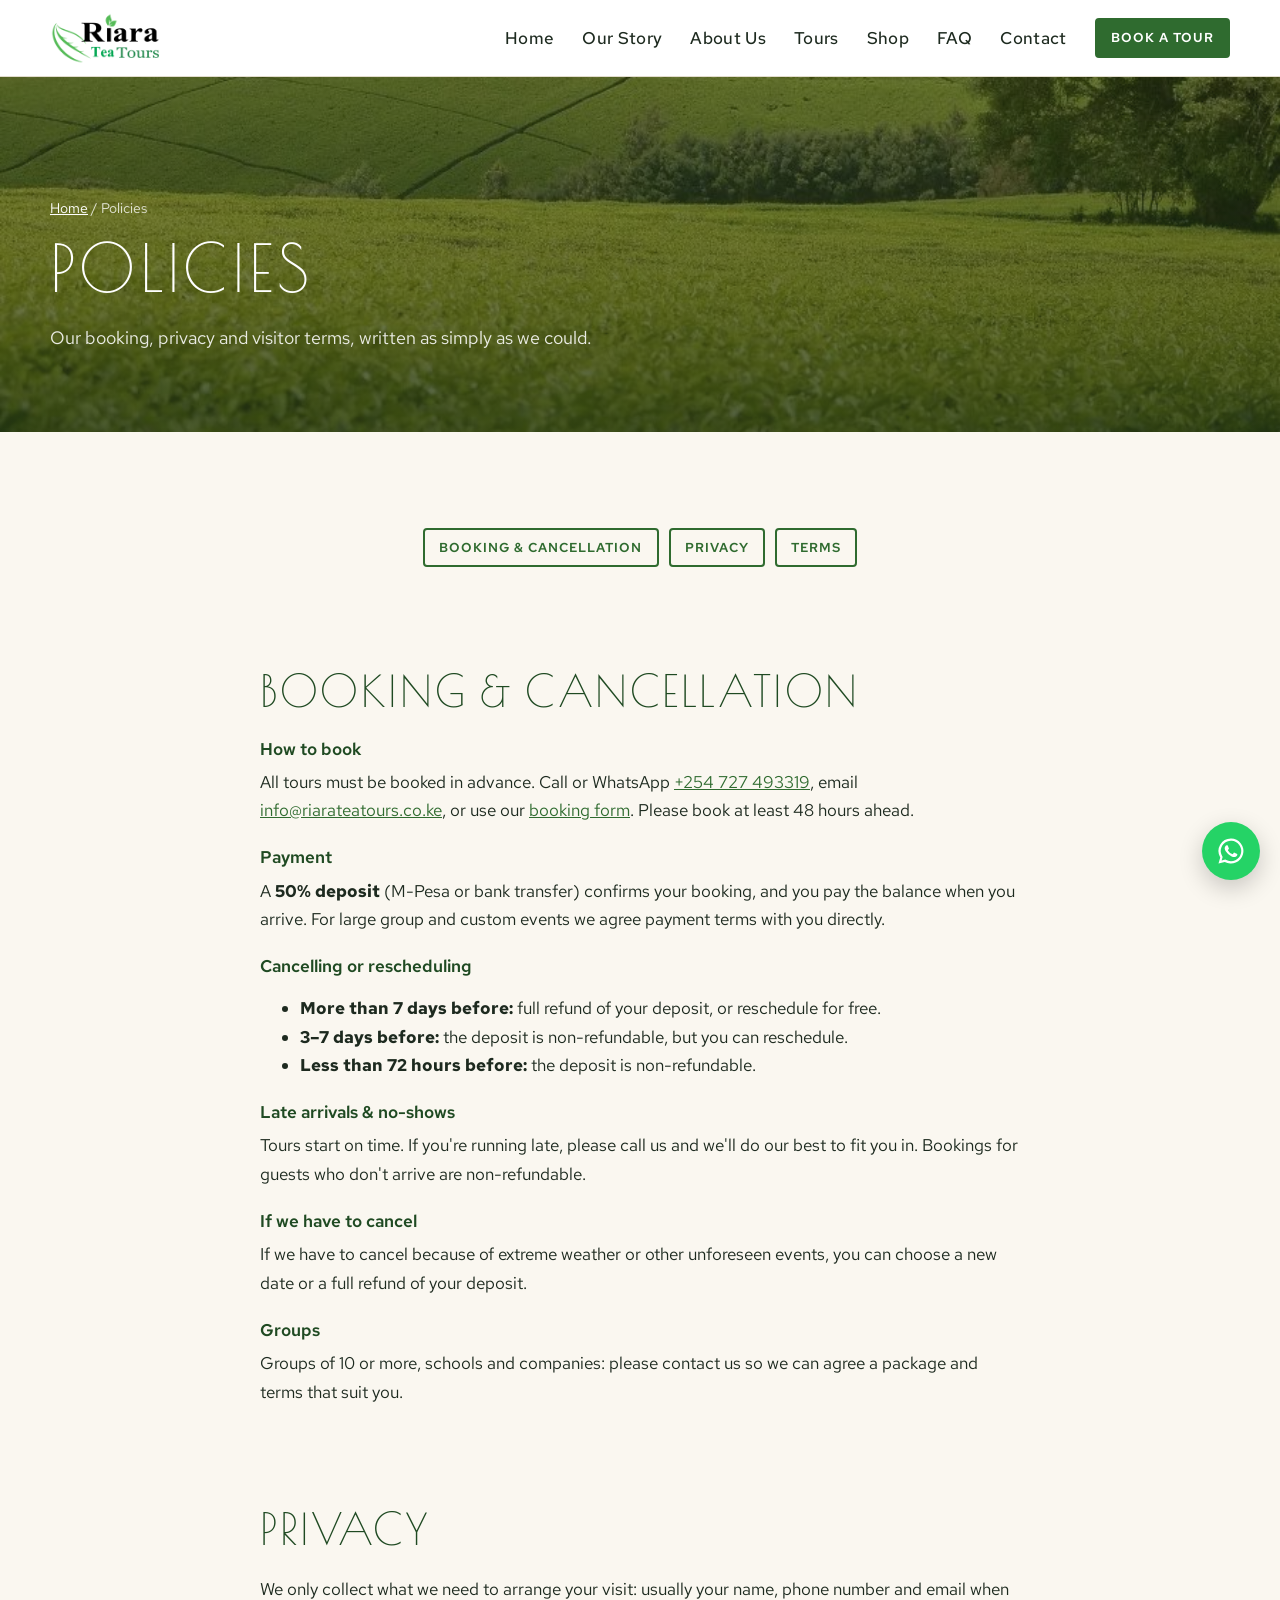
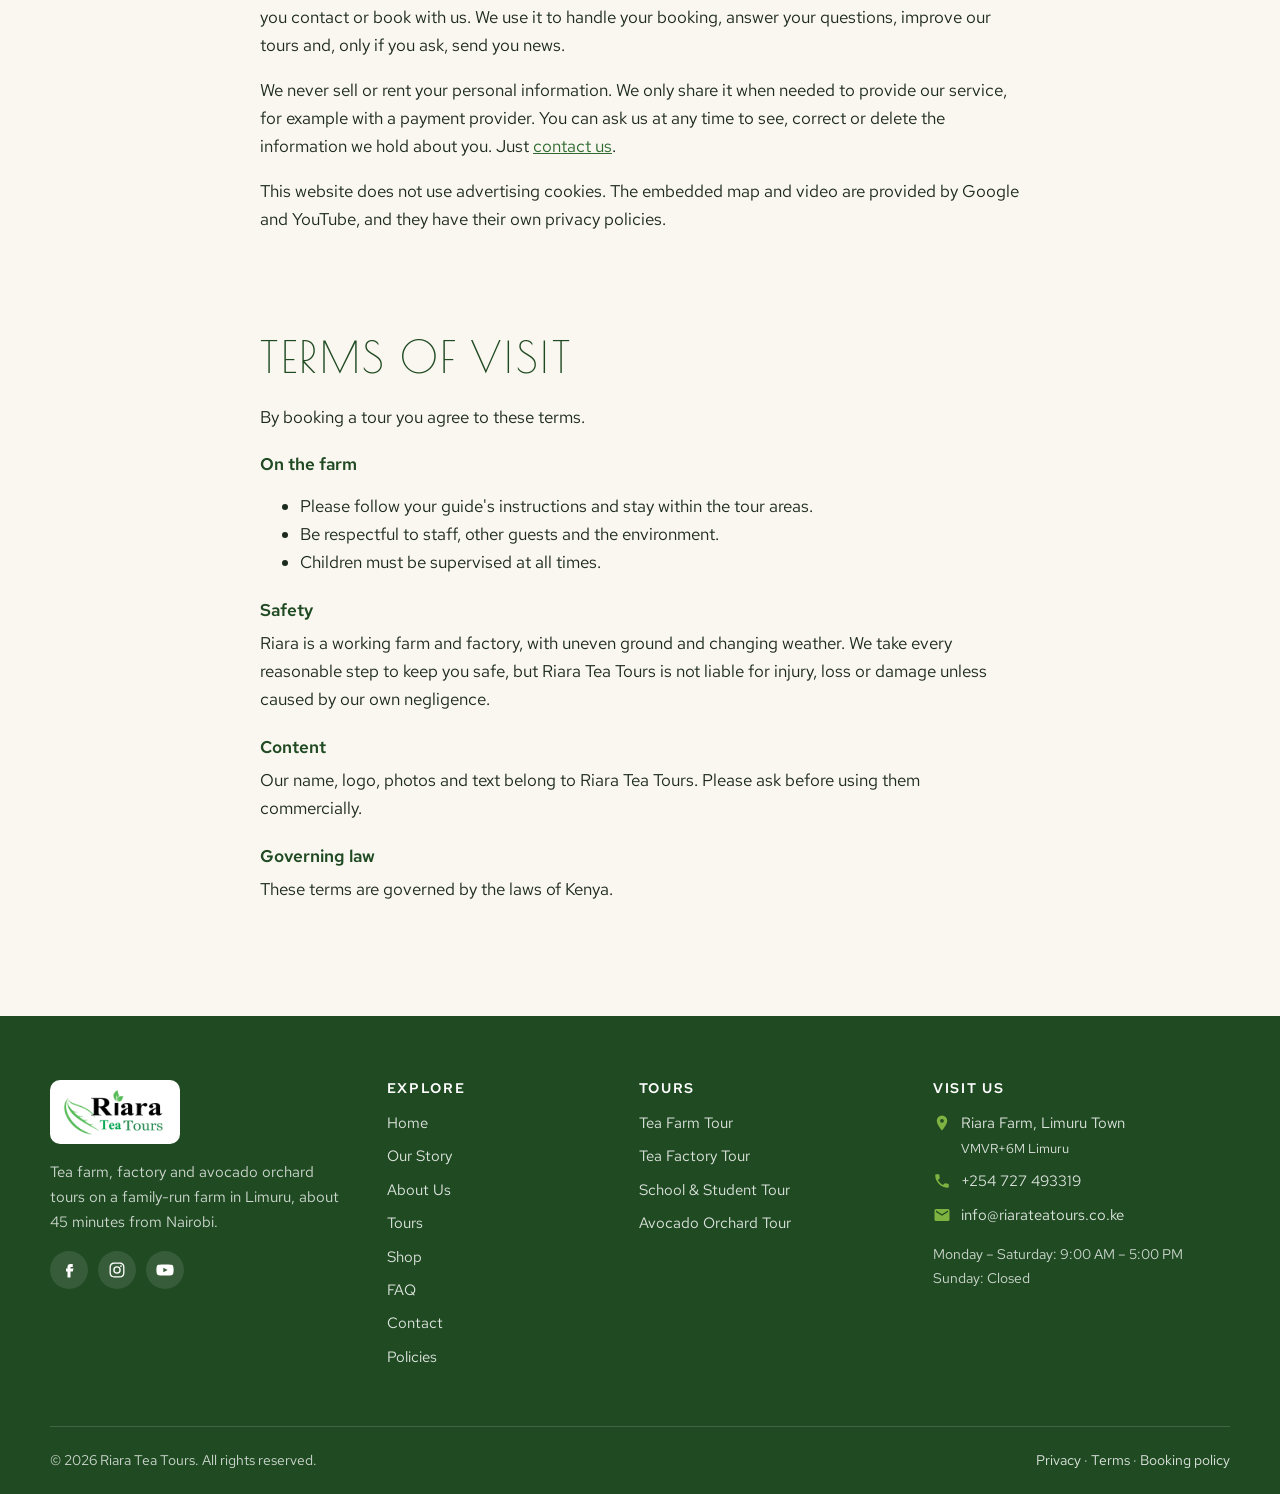
<file: policies.html>
<!doctype html>
<html lang="en">
<head>
  <meta charset="utf-8">
  <meta name="viewport" content="width=device-width, initial-scale=1">
  <title>Policies | Riara Tea Tours</title>
  <meta name="description" content="Booking, cancellation, privacy and terms for Riara Tea Tours.">
  <link rel="icon" href="assets/img/favicon.svg" type="image/svg+xml">
  <link rel="preconnect" href="https://fonts.googleapis.com"><link rel="preconnect" href="https://fonts.gstatic.com" crossorigin>
  <link href="https://fonts.googleapis.com/css2?family=Poiret+One&family=Red+Hat+Text:wght@400;500;600&display=swap" rel="stylesheet">
  <link rel="stylesheet" href="assets/css/style.css">
</head>
<body>
<main>
  <section class="page-banner" style="background-image:url('assets/img/tea-fields.jpg')">
    <div class="wrap">
      <div class="crumbs"><a href="index.html">Home</a> / Policies</div>
      <h1>Policies</h1>
      <p>Our booking, privacy and visitor terms, written as simply as we could.</p>
    </div>
  </section>
  <section class="section">
    <div class="wrap prose">
      <nav class="policy-nav"><a class="btn btn-sm btn-outline" href="#booking">Booking &amp; cancellation</a><a class="btn btn-sm btn-outline" href="#privacy">Privacy</a><a class="btn btn-sm btn-outline" href="#terms">Terms</a></nav>

      <h2 id="booking">Booking &amp; cancellation</h2>
      <h3>How to book</h3>
      <p>All tours must be booked in advance. Call or WhatsApp <a data-site="phone" href="#"></a>, email <a data-site="email" href="#"></a>, or use our <a href="contact.html#book">booking form</a>. Please book at least 48 hours ahead.</p>
      <h3>Payment</h3>
      <p>A <strong>50% deposit</strong> (M-Pesa or bank transfer) confirms your booking, and you pay the balance when you arrive. For large group and custom events we agree payment terms with you directly.</p>
      <h3>Cancelling or rescheduling</h3>
      <ul>
        <li><strong>More than 7 days before:</strong> full refund of your deposit, or reschedule for free.</li>
        <li><strong>3–7 days before:</strong> the deposit is non-refundable, but you can reschedule.</li>
        <li><strong>Less than 72 hours before:</strong> the deposit is non-refundable.</li>
      </ul>
      <h3>Late arrivals &amp; no-shows</h3>
      <p>Tours start on time. If you're running late, please call us and we'll do our best to fit you in. Bookings for guests who don't arrive are non-refundable.</p>
      <h3>If we have to cancel</h3>
      <p>If we have to cancel because of extreme weather or other unforeseen events, you can choose a new date or a full refund of your deposit.</p>
      <h3>Groups</h3>
      <p>Groups of 10 or more, schools and companies: please contact us so we can agree a package and terms that suit you.</p>

      <h2 id="privacy">Privacy</h2>
      <p>We only collect what we need to arrange your visit: usually your name, phone number and email when you contact or book with us. We use it to handle your booking, answer your questions, improve our tours and, only if you ask, send you news.</p>
      <p>We never sell or rent your personal information. We only share it when needed to provide our service, for example with a payment provider. You can ask us at any time to see, correct or delete the information we hold about you. Just <a href="contact.html">contact us</a>.</p>
      <p>This website does not use advertising cookies. The embedded map and video are provided by Google and YouTube, and they have their own privacy policies.</p>

      <h2 id="terms">Terms of visit</h2>
      <p>By booking a tour you agree to these terms.</p>
      <h3>On the farm</h3>
      <ul>
        <li>Please follow your guide's instructions and stay within the tour areas.</li>
        <li>Be respectful to staff, other guests and the environment.</li>
        <li>Children must be supervised at all times.</li>
      </ul>
      <h3>Safety</h3>
      <p>Riara is a working farm and factory, with uneven ground and changing weather. We take every reasonable step to keep you safe, but Riara Tea Tours is not liable for injury, loss or damage unless caused by our own negligence.</p>
      <h3>Content</h3>
      <p>Our name, logo, photos and text belong to Riara Tea Tours. Please ask before using them commercially.</p>
      <h3>Governing law</h3>
      <p>These terms are governed by the laws of Kenya.</p>
    </div>
  </section>
</main>
<script src="assets/js/config.js"></script>
<script src="assets/js/tours.js"></script>
<script src="assets/js/layout.js"></script>
</body>
</html>
</file>
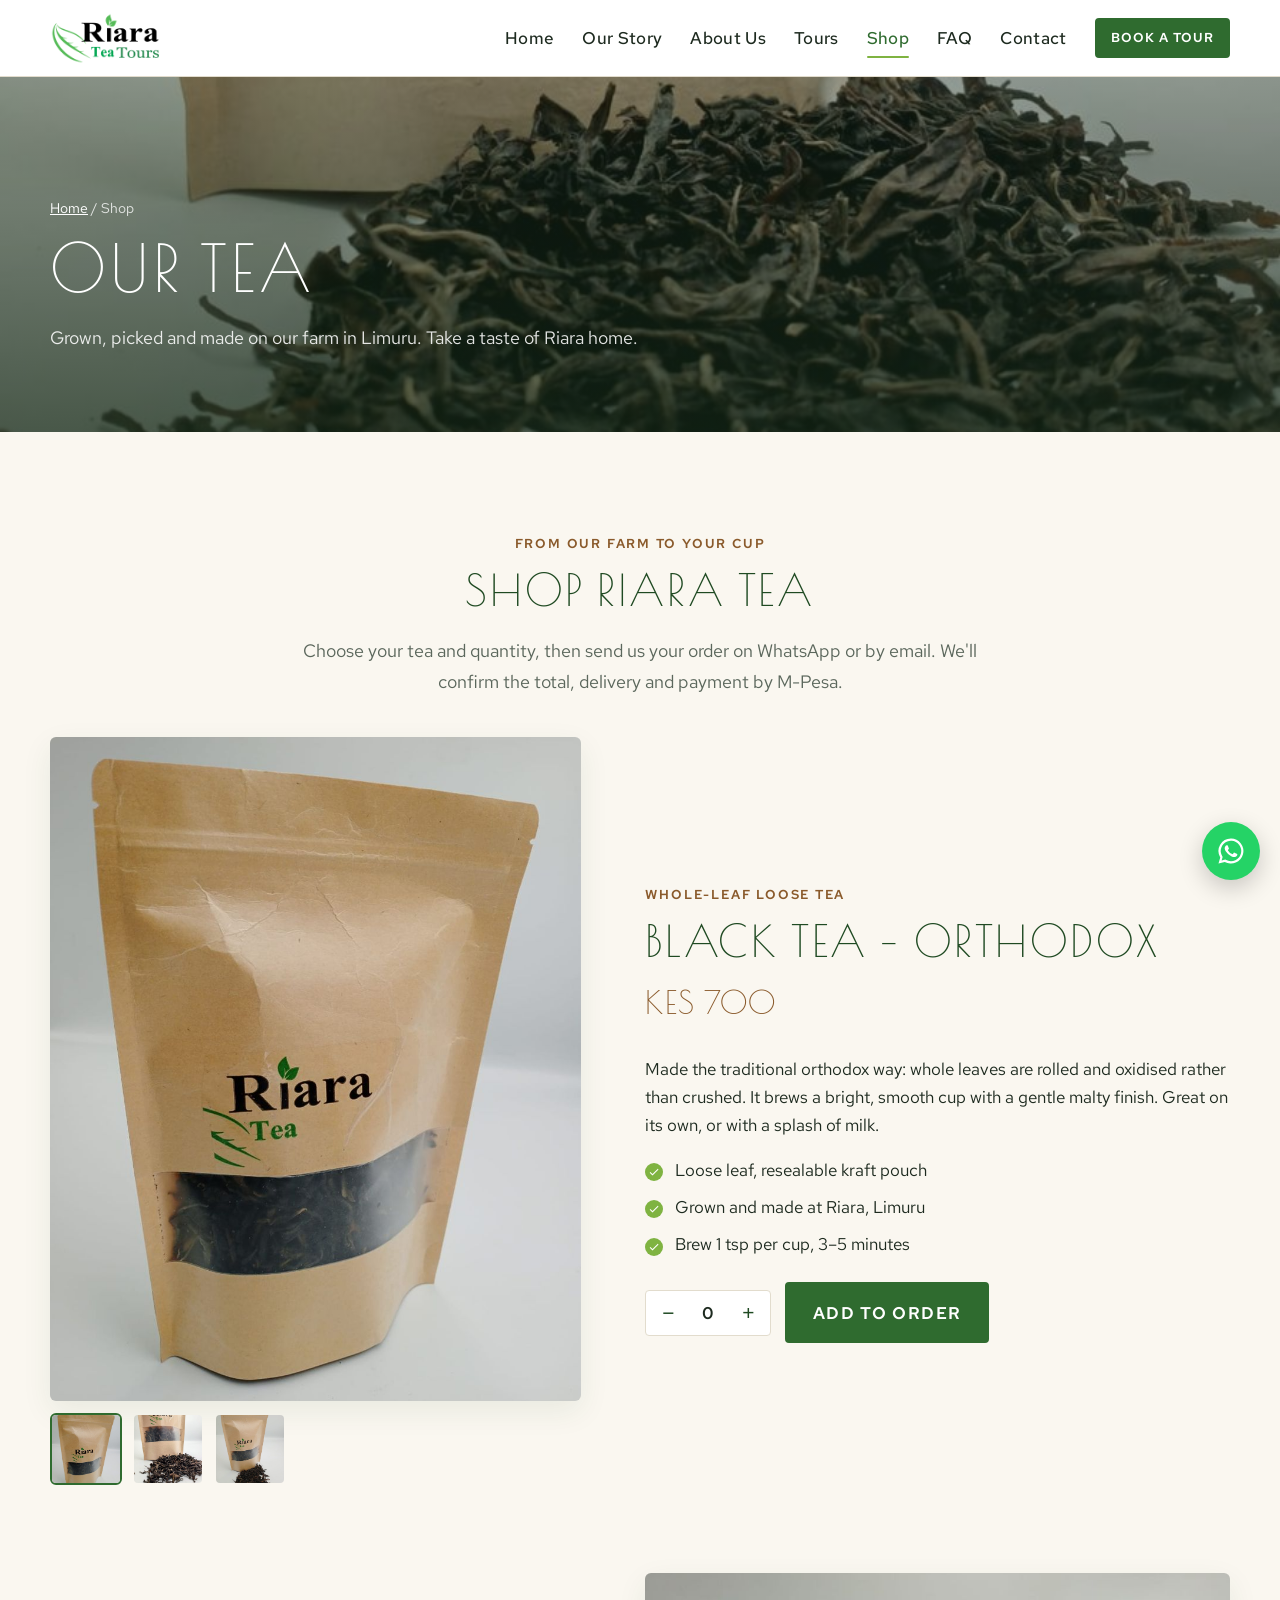
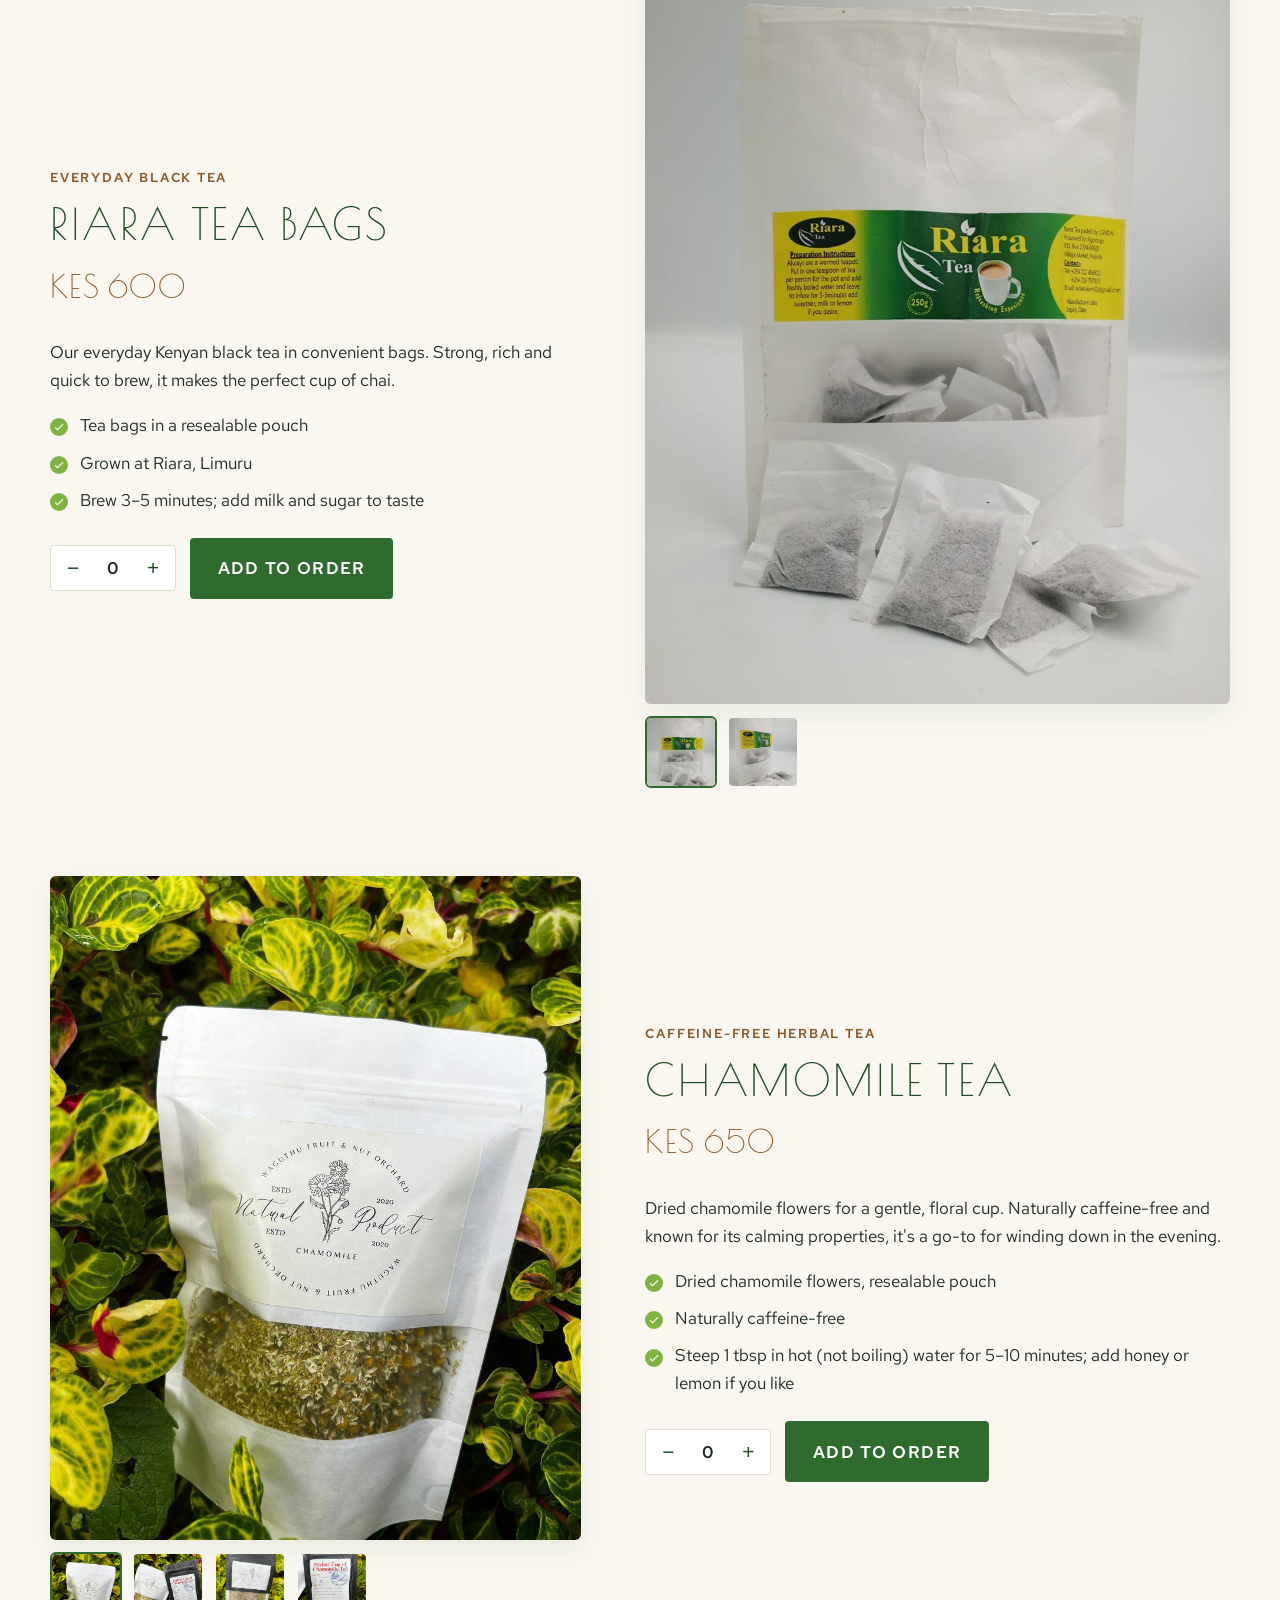
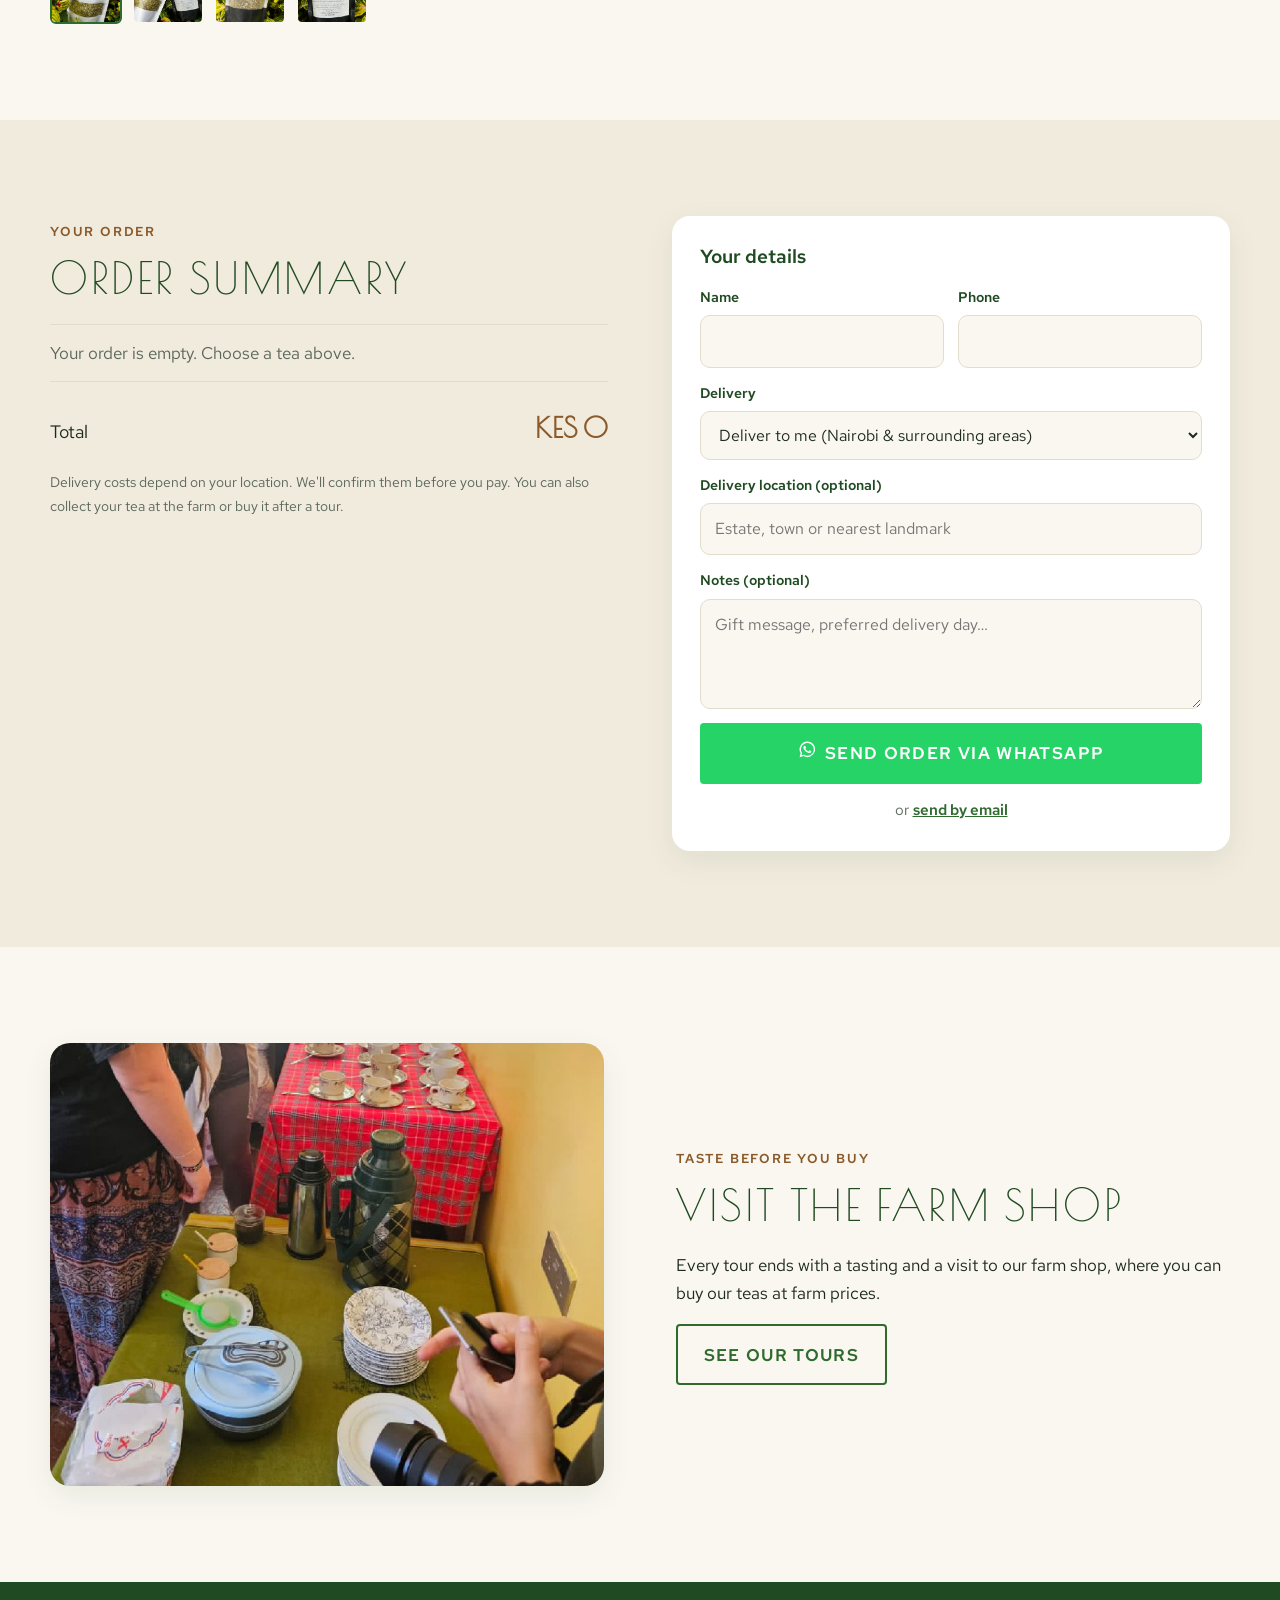
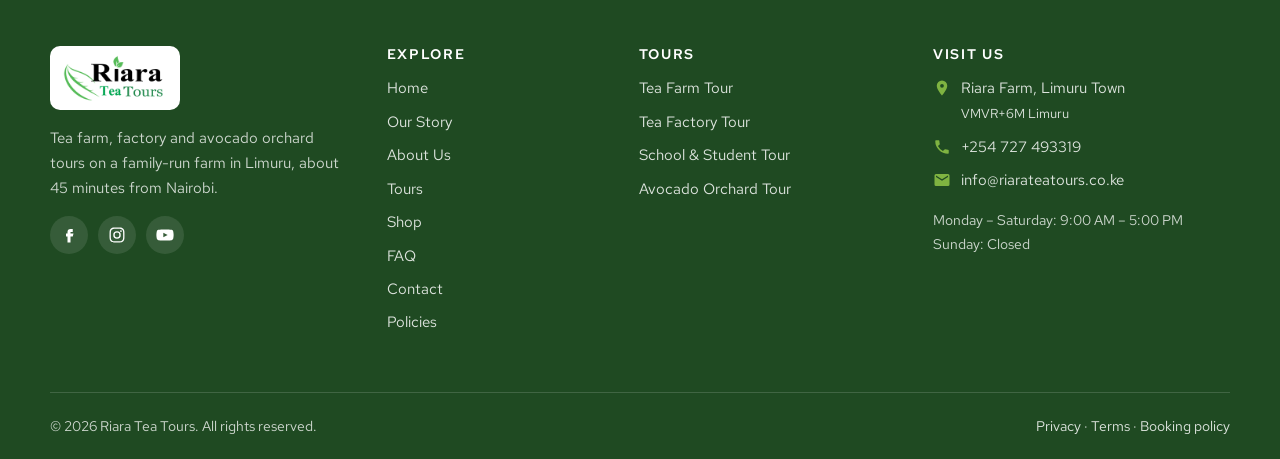
<file: shop.html>
<!doctype html>
<html lang="en">
<head>
  <meta charset="utf-8">
  <meta name="viewport" content="width=device-width, initial-scale=1">
  <title>Shop | Riara Tea</title>
  <meta name="description" content="Shop Riara tea from Limuru, Kenya: whole-leaf orthodox black tea, everyday tea bags and chamomile. Order by WhatsApp or email.">
  <link rel="icon" href="assets/img/favicon.svg" type="image/svg+xml">
  <link rel="preconnect" href="https://fonts.googleapis.com"><link rel="preconnect" href="https://fonts.gstatic.com" crossorigin>
  <link href="https://fonts.googleapis.com/css2?family=Poiret+One&family=Red+Hat+Text:wght@400;500;600&display=swap" rel="stylesheet">
  <link rel="stylesheet" href="assets/css/style.css">
</head>
<body>
<main>
  <section class="page-banner" style="background-image:url('assets/img/shop-orthodox-leaves.jpg'); background-position: center 70%">
    <div class="wrap">
      <div class="crumbs"><a href="index.html">Home</a> / Shop</div>
      <h1>Our tea</h1>
      <p>Grown, picked and made on our farm in Limuru. Take a taste of Riara home.</p>
    </div>
  </section>

  <section class="section">
    <div class="wrap">
      <div class="section-head center">
        <span class="eyebrow">From our farm to your cup</span>
        <h2>Shop Riara tea</h2>
        <p class="lead">Choose your tea and quantity, then send us your order on WhatsApp or by email. We'll confirm the total, delivery and payment by M-Pesa.</p>
      </div>
      <div class="products" id="products"></div>
    </div>
  </section>

  <section class="section alt" id="order">
    <div class="wrap order-grid">
      <div>
        <span class="eyebrow">Your order</span>
        <h2>Order summary</h2>
        <ul class="order-lines" id="order-lines"></ul>
        <div class="order-total"><span>Total</span><strong id="order-total">KES 0</strong></div>
        <p class="small-print">Delivery costs depend on your location. We'll confirm them before you pay. You can also collect your tea at the farm or buy it after a tour.</p>
      </div>
      <form class="panel form" id="order-form">
        <h3>Your details</h3>
        <div class="form-row">
          <label>Name<input name="name" required autocomplete="name"></label>
          <label>Phone<input name="phone" type="tel" required autocomplete="tel"></label>
        </div>
        <label>Delivery<select name="delivery">
          <option>Deliver to me (Nairobi &amp; surrounding areas)</option>
          <option>Deliver to me (elsewhere in Kenya)</option>
          <option>I'll collect at Riara Farm, Limuru</option>
        </select></label>
        <label>Delivery location (optional)<input name="address" placeholder="Estate, town or nearest landmark" autocomplete="street-address"></label>
        <label>Notes (optional)<textarea name="notes" rows="3" placeholder="Gift message, preferred delivery day…"></textarea></label>
        <button class="btn btn-wa" type="submit" value="whatsapp"><span data-icon="wa"></span> Send order via WhatsApp</button>
        <p class="form-alt">or <button type="submit" value="email">send by email</button></p>
      </form>
    </div>
  </section>

  <section class="section">
    <div class="wrap split">
      <div><img src="assets/img/tea-tasting.jpg" alt="Tea tasting at Riara" loading="lazy"></div>
      <div>
        <span class="eyebrow">Taste before you buy</span>
        <h2>Visit the farm shop</h2>
        <p>Every tour ends with a tasting and a visit to our farm shop, where you can buy our teas at farm prices.</p>
        <a class="btn btn-outline" href="tours.html">See our tours</a>
      </div>
    </div>
  </section>
</main>

<div class="order-bar" id="order-bar" hidden>
  <span data-count></span>
  <a class="btn btn-sm btn-light" href="#order">View order</a>
</div>

<script src="assets/js/config.js"></script>
<script src="assets/js/tours.js"></script>
<script src="assets/js/products.js"></script>
<script src="assets/js/layout.js"></script>
<script src="assets/js/shop.js"></script>
</body>
</html>
</file>
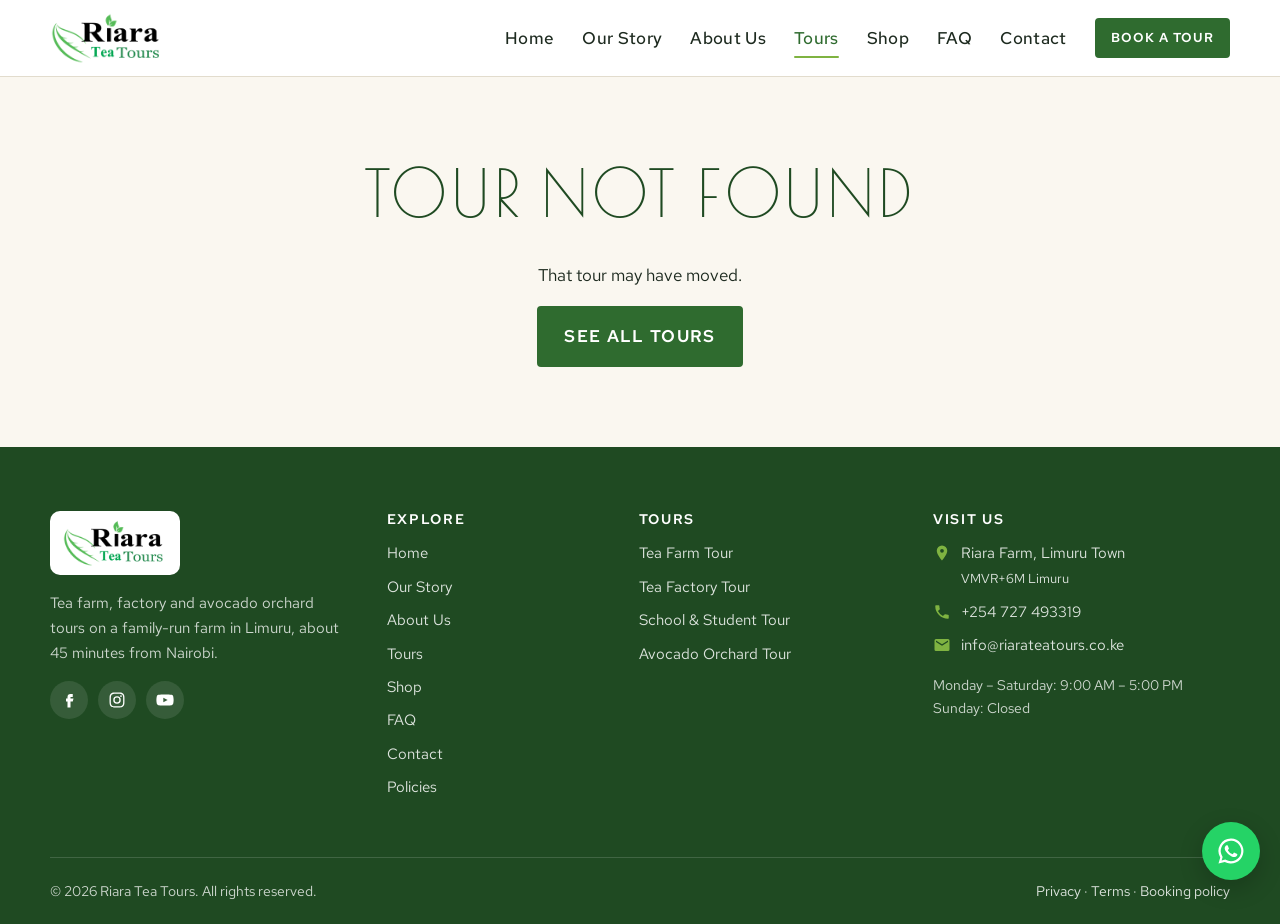
<file: tour.html>
<!doctype html>
<html lang="en">
<head>
  <meta charset="utf-8">
  <meta name="viewport" content="width=device-width, initial-scale=1">
  <title>Tour | Riara Tea Tours</title>
  <meta name="description" content="Riara Tea Tours, Limuru, Kenya.">
  <link rel="icon" href="assets/img/favicon.svg" type="image/svg+xml">
  <link rel="preconnect" href="https://fonts.googleapis.com"><link rel="preconnect" href="https://fonts.gstatic.com" crossorigin>
  <link href="https://fonts.googleapis.com/css2?family=Poiret+One&family=Red+Hat+Text:wght@400;500;600&display=swap" rel="stylesheet">
  <link rel="stylesheet" href="assets/css/style.css">
</head>
<body>
<main id="tour-detail"></main>
<script src="assets/js/config.js"></script>
<script src="assets/js/tours.js"></script>
<script src="assets/js/layout.js"></script>
<script src="assets/js/tours-render.js"></script>
</body>
</html>
</file>
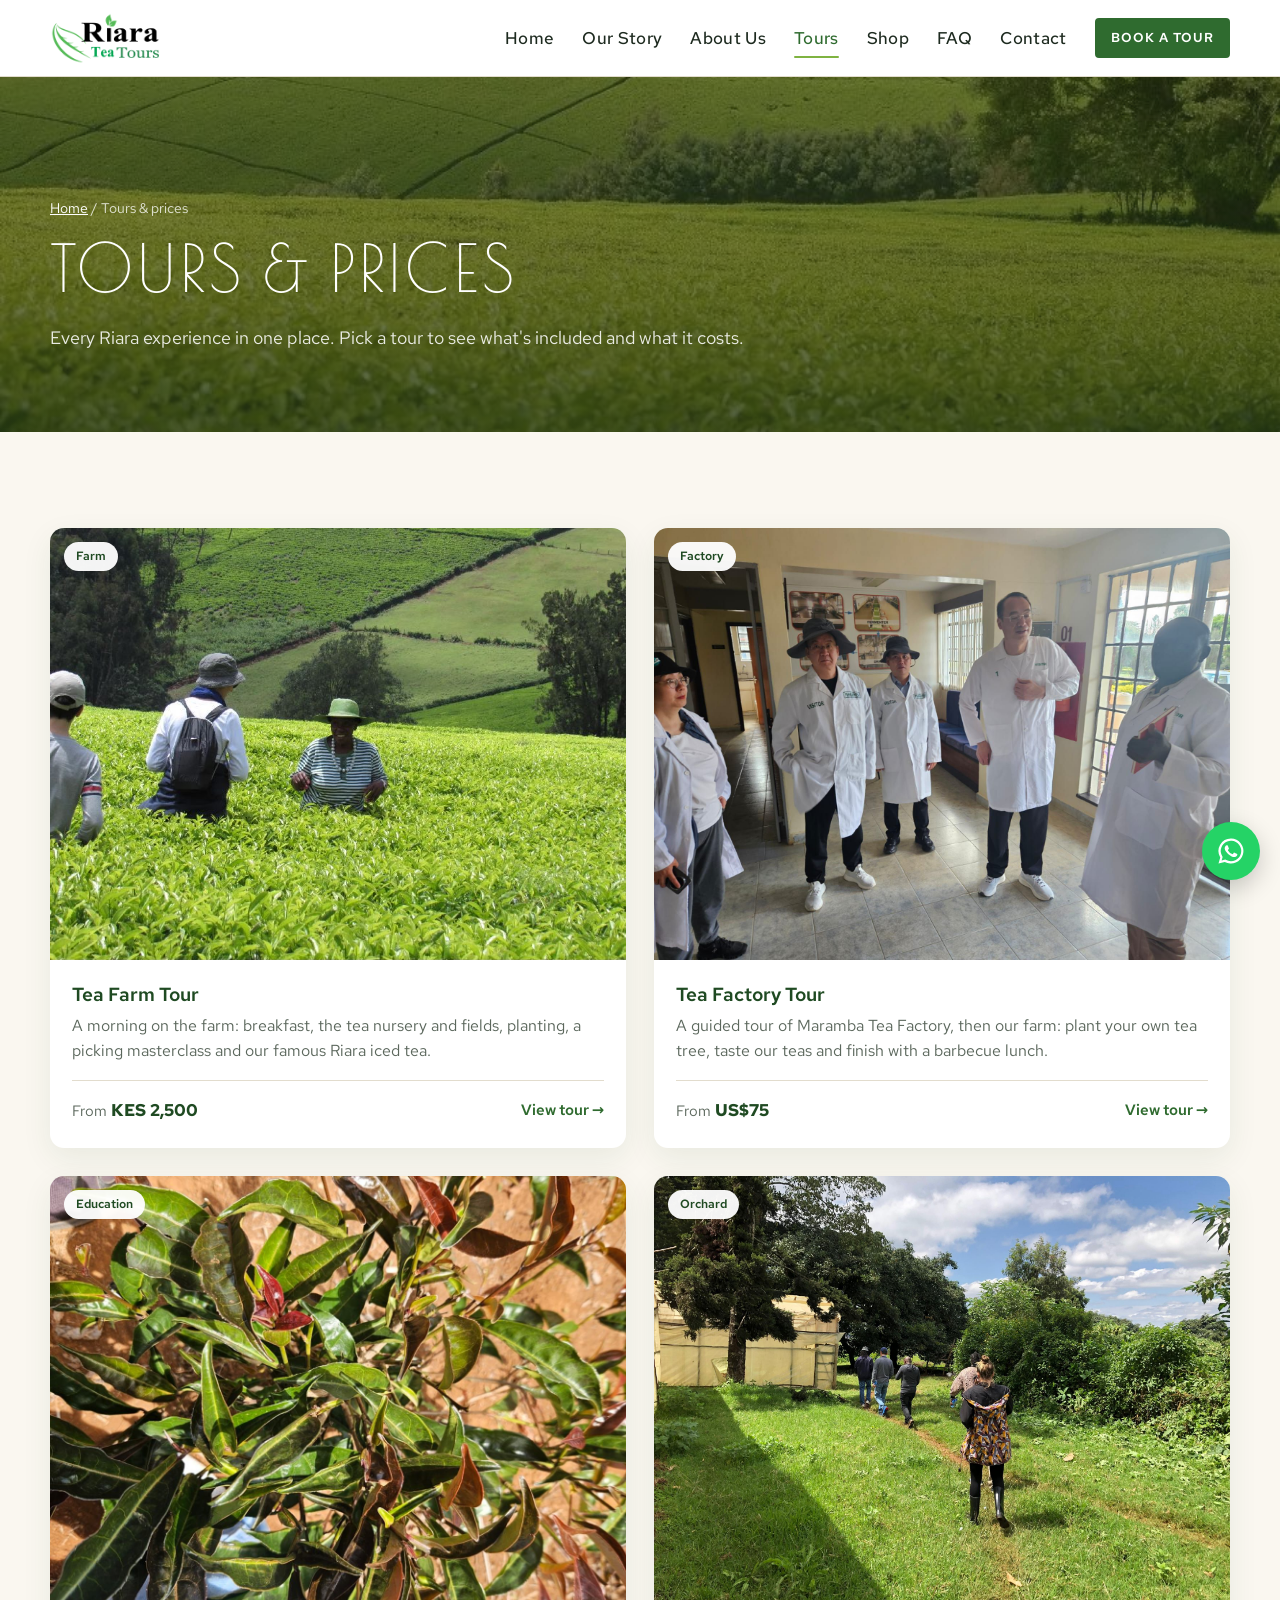
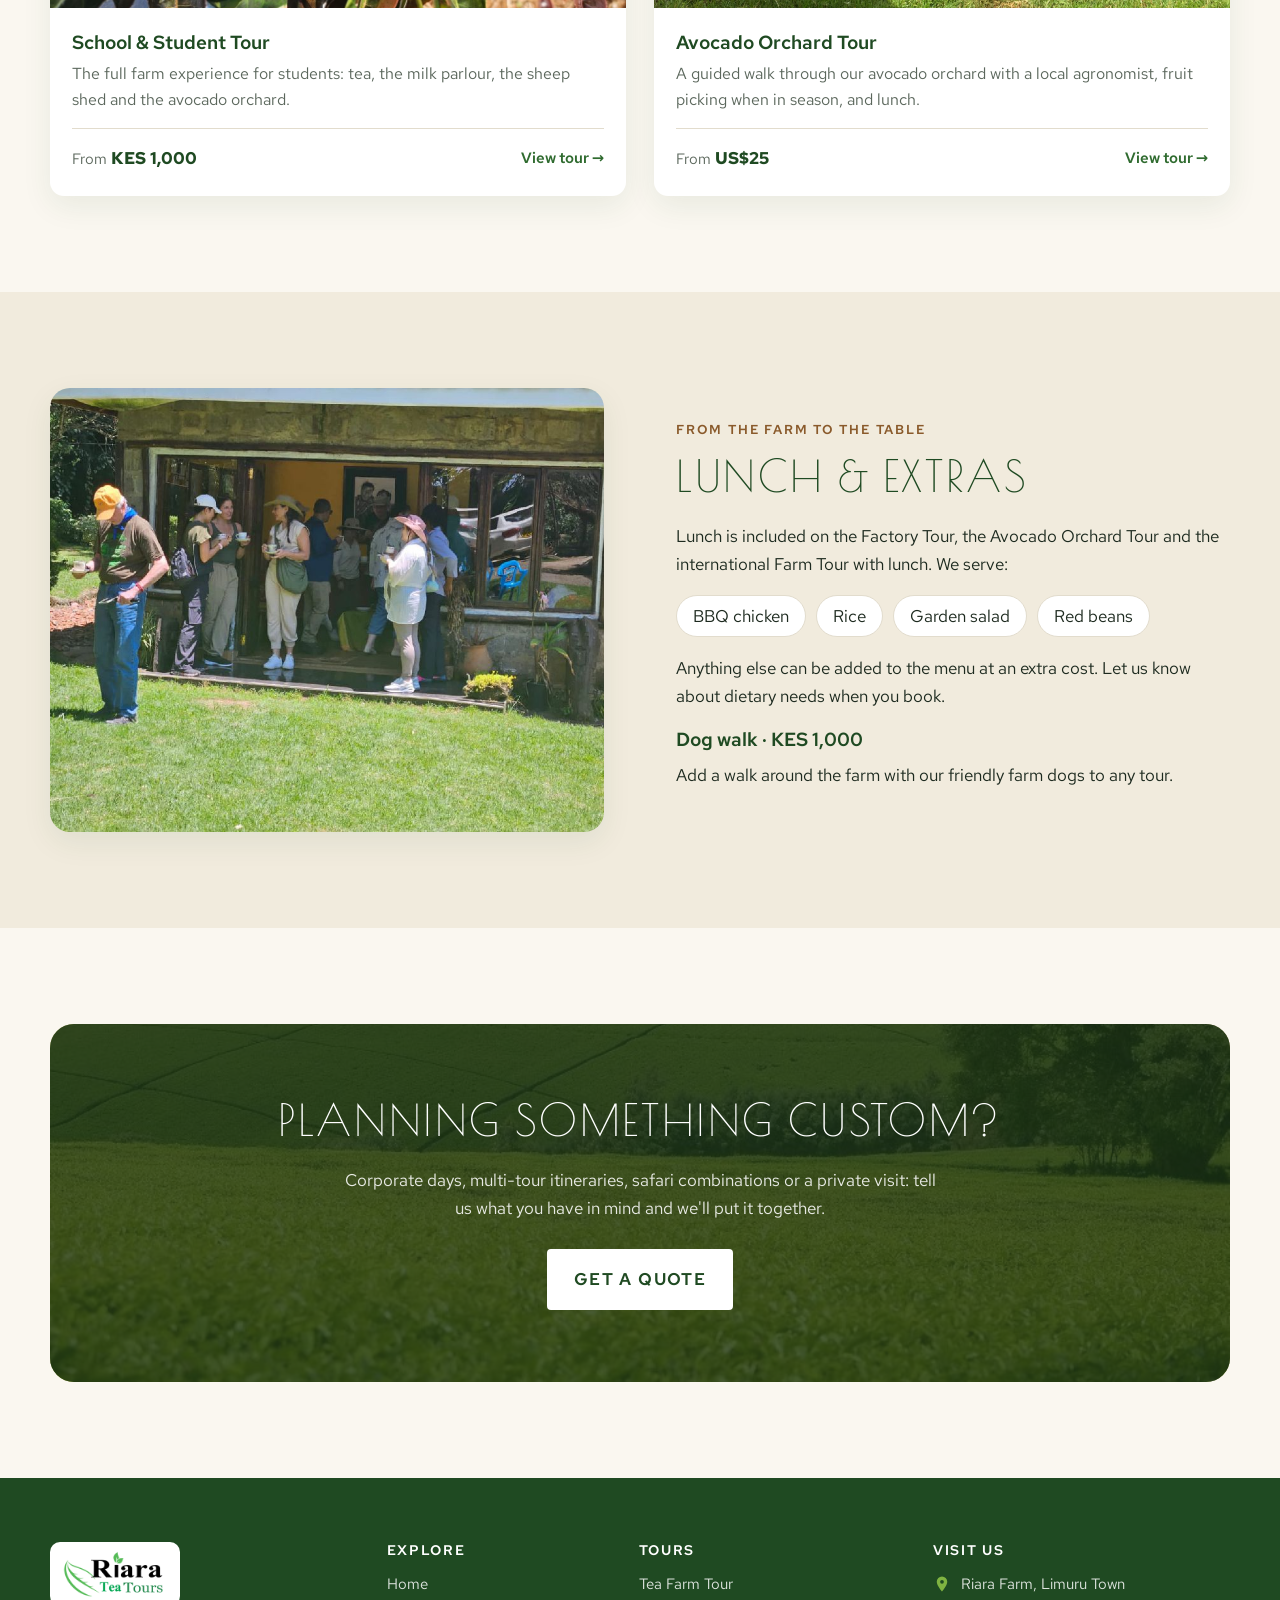
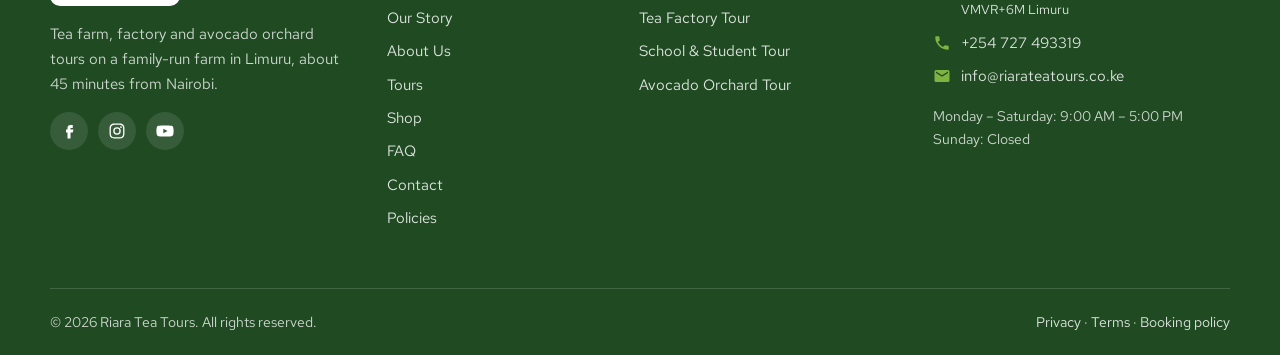
<file: tours.html>
<!doctype html>
<html lang="en">
<head>
  <meta charset="utf-8">
  <meta name="viewport" content="width=device-width, initial-scale=1">
  <title>Tours & Prices | Riara Tea Tours</title>
  <meta name="description" content="All Riara tours with prices: tea farm tours, tea factory tours, school trips and avocado orchard tours in Limuru.">
  <link rel="icon" href="assets/img/favicon.svg" type="image/svg+xml">
  <link rel="preconnect" href="https://fonts.googleapis.com"><link rel="preconnect" href="https://fonts.gstatic.com" crossorigin>
  <link href="https://fonts.googleapis.com/css2?family=Poiret+One&family=Red+Hat+Text:wght@400;500;600&display=swap" rel="stylesheet">
  <link rel="stylesheet" href="assets/css/style.css">
</head>
<body>
<main>
  <section class="page-banner" style="background-image:url('assets/img/tea-fields.jpg')">
    <div class="wrap">
      <div class="crumbs"><a href="index.html">Home</a> / Tours &amp; prices</div>
      <h1>Tours &amp; prices</h1>
      <p>Every Riara experience in one place. Pick a tour to see what's included and what it costs.</p>
    </div>
  </section>
  <section class="section">
    <div class="wrap">
      <div class="grid grid-pair" id="all-tours"></div>
    </div>
  </section>
  <section class="section alt">
    <div class="wrap split">
      <div><img src="assets/img/farmhouse-guests.jpg" alt="Guests at the Riara farmhouse" loading="lazy"></div>
      <div>
        <span class="eyebrow">From the farm to the table</span>
        <h2>Lunch &amp; extras</h2>
        <p>Lunch is included on the Factory Tour, the Avocado Orchard Tour and the international Farm Tour with lunch. We serve:</p>
        <ul class="menu-list"><li>BBQ chicken</li><li>Rice</li><li>Garden salad</li><li>Red beans</li></ul>
        <p>Anything else can be added to the menu at an extra cost. Let us know about dietary needs when you book.</p>
        <h3>Dog walk · KES 1,000</h3>
        <p>Add a walk around the farm with our friendly farm dogs to any tour.</p>
      </div>
    </div>
  </section>
  <section class="section">
    <div class="wrap">
      <div class="cta">
        <h2>Planning something custom?</h2>
        <p>Corporate days, multi-tour itineraries, safari combinations or a private visit: tell us what you have in mind and we'll put it together.</p>
        <div class="btn-row"><a class="btn btn-light" href="contact.html#book">Get a quote</a></div>
      </div>
    </div>
  </section>
</main>
<script src="assets/js/config.js"></script>
<script src="assets/js/tours.js"></script>
<script src="assets/js/layout.js"></script>
<script src="assets/js/tours-render.js"></script>
</body>
</html>
</file>
<file: assets/css/style.css>
/* =========================================================
   RIARA TEA TOURS — styles
   Brand colours are defined once here; change them to restyle
   the whole site.
   ========================================================= */
:root {
  --leaf: #2f6b2f;        /* main green */
  --leaf-dark: #1f4a22;
  --leaf-light: #7fb341;  /* logo leaf green */
  --tea: #8a5a2b;         /* brewed tea brown accent */
  --cream: #faf7f0;
  --sand: #f1ebdd;
  --ink: #1d2a1f;
  --muted: #5b675c;
  --line: #e2dccd;
  --white: #fff;
  --radius: 14px;
  --shadow: 0 10px 30px rgba(31, 74, 34, 0.08);
  --display: "Poiret One", "Josefin Sans", system-ui, sans-serif;  /* thin, elegant capitals for headings */
  --serif: var(--display);
  --sans: "Red Hat Text", system-ui, -apple-system, "Segoe UI", sans-serif;
}

*, *::before, *::after { box-sizing: border-box; }
html { scroll-behavior: smooth; }
body { margin: 0; font-family: var(--sans); color: var(--ink); background: var(--cream); line-height: 1.65; font-size: 17px; -webkit-font-smoothing: antialiased; }
img { max-width: 100%; display: block; height: auto; }
a { color: var(--leaf); }
h1, h2 { font-family: var(--display); font-weight: 400; text-transform: uppercase; letter-spacing: .06em; line-height: 1.12; margin: 0 0 .5em; color: var(--leaf-dark); }
h3, h4 { font-family: var(--sans); font-weight: 600; line-height: 1.25; margin: 0 0 .5em; color: var(--leaf-dark); }
h1 { font-size: clamp(2.3rem, 5.5vw, 4rem); }
h2 { font-size: clamp(1.8rem, 3.6vw, 2.7rem); }
h3 { font-size: 1.2rem; }
p { margin: 0 0 1em; }
.wrap { width: min(1180px, 100% - 32px); margin-inline: auto; }
.section { padding: clamp(56px, 8vw, 96px) 0; }
.section.alt { background: var(--sand); }
.eyebrow { display: inline-block; font-size: .8rem; font-weight: 600; letter-spacing: .14em; text-transform: uppercase; color: var(--tea); margin-bottom: .75rem; }
.lead { font-size: 1.15rem; color: var(--muted); max-width: 60ch; }
.center { text-align: center; }
.center .lead { margin-inline: auto; }
.section-head { margin-bottom: 40px; }

/* Buttons */
.btn { display: inline-flex; align-items: center; gap: .5em; background: var(--leaf); color: var(--white); text-decoration: none; font-weight: 600; padding: .85em 1.5em; border-radius: 4px; border: 2px solid var(--leaf); text-transform: uppercase; letter-spacing: .08em; font-size: .88rem; cursor: pointer; font: inherit; font-weight: 600; transition: background .2s, transform .2s; }
.btn:hover { background: var(--leaf-dark); border-color: var(--leaf-dark); transform: translateY(-1px); }
.btn-outline { background: transparent; color: var(--leaf); }
.btn-outline:hover { background: var(--leaf); color: var(--white); }
.btn-light { background: var(--white); color: var(--leaf-dark); border-color: var(--white); }
.btn-light:hover { background: var(--sand); border-color: var(--sand); color: var(--leaf-dark); }
.btn-wa { background: #25d366; border-color: #25d366; color: #fff; }
.btn-wa:hover { background: #1da851; border-color: #1da851; }
.btn-sm { padding: .55em 1.1em; font-size: .8rem; }
.btn svg { width: 1.1em; height: 1.1em; fill: currentColor; }
.btn-row { display: flex; flex-wrap: wrap; gap: 12px; }

/* Outline icons */
svg.i-line { fill: none !important; stroke: currentColor; stroke-width: 1.75; stroke-linecap: round; stroke-linejoin: round; }

/* Header */
.announce { background: var(--leaf-dark); color: var(--white); text-align: center; padding: 8px 16px; font-size: .9rem; }
.site-header { position: sticky; top: 0; z-index: 50; background: rgba(255,255,255,.96); backdrop-filter: blur(8px); border-bottom: 1px solid var(--line); }
.header-inner { display: flex; align-items: center; justify-content: space-between; min-height: 76px; }
.brand img { height: 52px; width: auto; }
.site-nav { display: flex; align-items: center; gap: 28px; }
.site-nav a:not(.btn) { color: var(--ink); text-decoration: none; font-weight: 500; position: relative; letter-spacing: .02em; }
.site-nav a:not(.btn):hover, .site-nav a[aria-current] { color: var(--leaf); }
.site-nav a[aria-current]::after { content: ""; position: absolute; left: 0; right: 0; bottom: -6px; height: 2px; background: var(--leaf-light); border-radius: 2px; }
.nav-toggle { display: none; background: none; border: 0; padding: 10px; cursor: pointer; }
@media (max-width: 1060px) { .site-nav { gap: 18px; } }
.nav-toggle span { display: block; width: 24px; height: 2px; background: var(--ink); margin: 5px 0; transition: .2s; }
@media (max-width: 860px) {
  .nav-toggle { display: block; }
  .site-nav { position: absolute; top: 100%; left: 0; right: 0; flex-direction: column; align-items: stretch; gap: 0; background: var(--white); border-bottom: 1px solid var(--line); padding: 8px 16px 20px; display: none; box-shadow: var(--shadow); }
  .site-nav.open { display: flex; }
  .site-nav a:not(.btn) { padding: 14px 4px; border-bottom: 1px solid var(--line); }
  .site-nav a[aria-current]::after { display: none; }
  .site-nav .btn { margin-top: 16px; justify-content: center; }
}

/* Hero */
.hero { padding: clamp(40px, 6vw, 80px) 0; }
.hero-grid { display: grid; grid-template-columns: 1.05fr 1fr; gap: clamp(32px, 5vw, 64px); align-items: center; }
.hero h1 { margin-bottom: .4em; }
.hero .lead { margin-bottom: 1.6em; }
.hero-media { position: relative; }
.hero-media img { border-radius: 24px; aspect-ratio: 4/3.4; object-fit: cover; width: 100%; box-shadow: var(--shadow); }
.hero-media .float-card { position: absolute; left: -24px; bottom: 28px; background: var(--white); border-radius: var(--radius); padding: 14px 18px; box-shadow: var(--shadow); display: flex; gap: 12px; align-items: center; max-width: 260px; }
.float-card strong { display: block; font-family: var(--serif); color: var(--leaf-dark); font-size: 1.05rem; }
.float-card small { color: var(--muted); }
.float-card .dot { width: 42px; height: 42px; border-radius: 50%; background: var(--sand); display: grid; place-items: center; flex: none; }
.float-card .dot svg { width: 22px; fill: var(--leaf); }
.hero-facts { display: flex; flex-wrap: wrap; gap: 24px 36px; margin-top: 36px; padding-top: 28px; border-top: 1px solid var(--line); }
.hero-facts div strong { display: block; font-family: var(--serif); font-size: 1.15rem; color: var(--leaf-dark); }
.hero-facts div span { color: var(--muted); font-size: .92rem; }
@media (max-width: 860px) {
  .hero-grid { grid-template-columns: 1fr; }
  .hero-media { order: -1; }
  .hero-media .float-card { left: 12px; bottom: 12px; }
}

/* Page banner (inner pages) */
.page-banner { position: relative; color: var(--white); padding: clamp(64px, 10vw, 120px) 0 clamp(48px, 7vw, 80px); background: var(--leaf-dark) center/cover no-repeat; isolation: isolate; }
.page-banner::before { content: ""; position: absolute; inset: 0; background: linear-gradient(180deg, rgba(20,40,22,.45), rgba(20,40,22,.75)); z-index: -1; }
.page-banner h1 { color: var(--white); margin-bottom: .3em; }
.page-banner p { color: rgba(255,255,255,.88); font-size: 1.1rem; max-width: 60ch; margin: 0; }
.crumbs { font-size: .88rem; margin-bottom: 12px; color: rgba(255,255,255,.8); }
.crumbs a { color: var(--white); }

/* Stats band */
.stats-band { background: var(--leaf-dark); color: var(--white); padding: 44px 0; }
.stats { display: grid; grid-template-columns: repeat(auto-fit, minmax(160px, 1fr)); gap: 24px; text-align: center; }
.stat strong { display: block; font-family: var(--serif); font-size: clamp(2rem, 4vw, 2.8rem); font-weight: 600; line-height: 1.1; color: var(--white); }
.stat span { color: rgba(255,255,255,.75); font-size: .95rem; letter-spacing: .02em; }

/* Tour cards */
.grid { display: grid; gap: 28px; }
.grid-3 { grid-template-columns: repeat(auto-fill, minmax(300px, 1fr)); }
.grid-2 { grid-template-columns: repeat(auto-fit, minmax(300px, 1fr)); }
.card { background: var(--white); border-radius: var(--radius); overflow: hidden; box-shadow: var(--shadow); display: flex; flex-direction: column; text-decoration: none; color: inherit; transition: transform .25s, box-shadow .25s; }
a.card:hover { transform: translateY(-4px); box-shadow: 0 18px 40px rgba(31,74,34,.14); }
.card-img { position: relative; aspect-ratio: 4/3; overflow: hidden; }
.card-img img { width: 100%; height: 100%; object-fit: cover; transition: transform .5s; }
a.card:hover .card-img img { transform: scale(1.04); }
.tag { position: absolute; top: 14px; left: 14px; background: rgba(255,255,255,.95); color: var(--leaf-dark); font-size: .78rem; font-weight: 600; padding: 4px 12px; border-radius: 999px; }
.card-body { padding: 22px 22px 24px; display: flex; flex-direction: column; flex: 1; }
.card-body h3 { margin-bottom: .35em; }
.card-body p { color: var(--muted); font-size: .97rem; flex: 1; }
.card-meta { display: flex; justify-content: space-between; align-items: center; padding-top: 16px; border-top: 1px solid var(--line); font-size: .92rem; }
.card-meta .price { color: var(--muted); }
.card-meta .price strong { color: var(--leaf-dark); font-size: 1.05rem; }
.card-meta .more { color: var(--leaf); font-weight: 600; }

/* Experiences list */
.features { display: grid; grid-template-columns: repeat(auto-fit, minmax(260px, 1fr)); gap: 28px 40px; }
.feature { display: flex; gap: 16px; }
.feature .ico { flex: none; width: 52px; height: 52px; border-radius: 14px; background: var(--white); color: var(--leaf); display: grid; place-items: center; box-shadow: var(--shadow); }
.feature .ico svg { width: 26px; height: 26px; }
.feature h3 { font-size: 1.12rem; margin-bottom: .25em; }
.feature p { color: var(--muted); font-size: .97rem; margin: 0; }

/* Split section */
.split { display: grid; grid-template-columns: 1fr 1fr; gap: clamp(32px, 6vw, 72px); align-items: center; }
.split img { border-radius: 20px; box-shadow: var(--shadow); width: 100%; aspect-ratio: 5/4; object-fit: cover; }
.split.reverse > :first-child { order: 2; }
@media (max-width: 860px) { .split { grid-template-columns: 1fr; } .split.reverse > :first-child { order: 0; } }
.checks { list-style: none; padding: 0; margin: 0 0 1.4em; }
.checks li { padding-left: 30px; position: relative; margin-bottom: .55em; }
.checks li::before { content: ""; position: absolute; left: 0; top: .42em; width: 18px; height: 18px; border-radius: 50%; background: var(--leaf-light) url("data:image/svg+xml,%3Csvg xmlns='http://www.w3.org/2000/svg' viewBox='0 0 24 24'%3E%3Cpath fill='white' d='M9 16.2 4.8 12l-1.4 1.4L9 19 21 7l-1.4-1.4z'/%3E%3C/svg%3E") center/12px no-repeat; }

/* Testimonials */
.quotes { display: grid; grid-template-columns: repeat(auto-fit, minmax(250px, 1fr)); gap: 24px; }
.quote { background: var(--white); border-radius: var(--radius); padding: 26px; box-shadow: var(--shadow); margin: 0; display: flex; flex-direction: column; }
.quote blockquote { margin: 0 0 18px; font-size: 1rem; flex: 1; }
.quote blockquote::before { content: "“"; display: block; font-family: var(--serif); font-size: 3rem; line-height: .6; color: var(--leaf-light); margin-bottom: 8px; }
.quote figcaption { font-weight: 600; color: var(--leaf-dark); }
.stars { display: flex; gap: 3px; margin-bottom: 4px; }
.stars svg { width: 16px; height: 16px; fill: #e0a526; }

/* CTA band */
.cta { background: var(--leaf-dark) url("../img/tea-fields.jpg") center/cover; position: relative; isolation: isolate; color: var(--white); border-radius: 24px; padding: clamp(40px, 6vw, 72px); text-align: center; overflow: hidden; }
.cta::before { content: ""; position: absolute; inset: 0; background: rgba(20,45,22,.78); z-index: -1; }
.cta h2 { color: var(--white); }
.cta p { color: rgba(255,255,255,.88); max-width: 55ch; margin: 0 auto 1.6em; }
.cta .btn-row { justify-content: center; }

/* Tour detail */
.tour-layout { display: grid; grid-template-columns: 1fr 380px; gap: 48px; align-items: start; }
@media (max-width: 960px) { .tour-layout { grid-template-columns: 1fr; } }
.tour-hero-img { border-radius: 20px; width: 100%; aspect-ratio: 16/10; object-fit: cover; margin-bottom: 14px; }
.thumbs { display: grid; grid-template-columns: repeat(3, 1fr); gap: 14px; margin-bottom: 40px; }
.thumbs img { border-radius: 12px; aspect-ratio: 4/3; object-fit: cover; width: 100%; }
.videos { display: grid; grid-template-columns: repeat(auto-fill, minmax(220px, 1fr)); gap: 16px; margin-bottom: 40px; }
.videos figure { margin: 0; }
.videos video { width: 100%; aspect-ratio: 9/16; max-height: 520px; object-fit: cover; border-radius: 14px; background: var(--leaf-dark); box-shadow: var(--shadow); }
.videos figcaption { font-size: .9rem; color: var(--muted); margin-top: 8px; }
.facts { display: grid; grid-template-columns: repeat(auto-fit, minmax(180px, 1fr)); gap: 16px; background: var(--white); border-radius: var(--radius); padding: 22px; box-shadow: var(--shadow); margin-bottom: 36px; }
.facts dt { font-size: .8rem; text-transform: uppercase; letter-spacing: .1em; color: var(--muted); }
.facts dd { margin: 0; font-weight: 600; color: var(--leaf-dark); }
.tour-content h2 { font-size: 1.6rem; margin-top: 1.6em; }
.tour-content h2:first-child { margin-top: 0; }
.price-table { width: 100%; border-collapse: collapse; background: var(--white); border-radius: var(--radius); overflow: hidden; box-shadow: var(--shadow); margin-bottom: 1em; }
.price-table td { padding: 14px 18px; border-bottom: 1px solid var(--line); }
.price-table tr:last-child td { border-bottom: 0; }
.price-table td:last-child { text-align: right; font-weight: 600; color: var(--leaf-dark); white-space: nowrap; }
.notes { background: #fff8e8; border-left: 4px solid #e0a526; padding: 16px 20px; border-radius: 0 10px 10px 0; color: #5a4a2a; }
.notes ul { margin: 0; padding-left: 1.1em; }
.timeline { list-style: none; padding: 0; margin: 0 0 1.4em; border-left: 2px solid var(--leaf-light); }
.timeline li { position: relative; padding: 0 0 .9em 24px; }
.timeline li::before { content: ""; position: absolute; left: -7px; top: .45em; width: 12px; height: 12px; border-radius: 50%; background: var(--white); border: 2px solid var(--leaf); }
.timeline li:last-child { padding-bottom: 0; }
.timeline strong { display: block; font-size: .8rem; letter-spacing: .1em; text-transform: uppercase; color: var(--tea); }
.grid-pair { grid-template-columns: repeat(auto-fit, minmax(min(100%, 420px), 1fr)); }
.menu-list { list-style: none; padding: 0; margin: 0 0 1em; display: flex; flex-wrap: wrap; gap: 10px; }
.menu-list li { background: var(--white); border: 1px solid var(--line); border-radius: 999px; padding: 6px 16px; }
.sticky { position: sticky; top: 100px; }

/* Forms */
.panel { background: var(--white); border-radius: 18px; padding: 28px; box-shadow: var(--shadow); }
.panel h3 { margin-bottom: .2em; }
.panel > p { color: var(--muted); font-size: .95rem; }
.form { display: grid; gap: 14px; }
.form-row { display: grid; grid-template-columns: 1fr 1fr; gap: 14px; }
@media (max-width: 520px) { .form-row { grid-template-columns: 1fr; } }
.form label { display: grid; gap: 6px; font-size: .88rem; font-weight: 600; color: var(--leaf-dark); }
.form input, .form select, .form textarea { font: inherit; font-size: 1rem; font-weight: 400; padding: 12px 14px; border: 1.5px solid var(--line); border-radius: 10px; background: var(--cream); color: var(--ink); width: 100%; }
.form input:focus, .form select:focus, .form textarea:focus { outline: none; border-color: var(--leaf-light); background: var(--white); }
.form textarea { min-height: 110px; resize: vertical; }
.form .btn { justify-content: center; width: 100%; }
.form-alt { text-align: center; font-size: .9rem; color: var(--muted); margin: 0; }
.form-alt button { background: none; border: 0; color: var(--leaf); font: inherit; font-weight: 600; text-decoration: underline; cursor: pointer; padding: 0; }

/* Contact */
.contact-cards { display: grid; gap: 16px; }
.contact-card { display: flex; gap: 16px; align-items: flex-start; background: var(--white); border-radius: var(--radius); padding: 20px; box-shadow: var(--shadow); }
.contact-card .ico { width: 44px; height: 44px; border-radius: 50%; background: var(--sand); display: grid; place-items: center; flex: none; }
.contact-card .ico { color: var(--leaf); }
.contact-card .ico svg { width: 20px; height: 20px; fill: var(--leaf); }
.contact-card h3 { font-size: 1.05rem; margin: 0 0 2px; }
.contact-card p, .contact-card a { margin: 0; color: var(--muted); text-decoration: none; }
.contact-card a:hover { color: var(--leaf); }
.map { border: 0; width: 100%; height: 360px; border-radius: 18px; box-shadow: var(--shadow); }

/* FAQ */
.faq { max-width: 820px; margin-inline: auto; }
.faq details { background: var(--white); border-radius: var(--radius); margin-bottom: 12px; box-shadow: var(--shadow); }
.faq summary { cursor: pointer; padding: 20px 56px 20px 24px; font-weight: 600; color: var(--leaf-dark); list-style: none; position: relative; }
.faq summary::-webkit-details-marker { display: none; }
.faq summary::after { content: "+"; position: absolute; right: 24px; top: 50%; transform: translateY(-50%); font-size: 1.5rem; color: var(--leaf-light); transition: transform .2s; }
.faq details[open] summary::after { transform: translateY(-50%) rotate(45deg); }
.faq details > div { padding: 0 24px 20px; color: var(--muted); }

/* Values */
.values { display: grid; grid-template-columns: repeat(auto-fit, minmax(170px, 1fr)); gap: 16px; }
.value { background: var(--white); border-radius: var(--radius); padding: 22px; text-align: center; box-shadow: var(--shadow); }
.value .ico { width: 56px; height: 56px; margin: 0 auto 12px; border-radius: 50%; background: var(--sand); color: var(--leaf); display: grid; place-items: center; }
.value .ico svg { width: 26px; height: 26px; }
.value h3 { font-size: 1.1rem; margin: 0 0 4px; }
.value p { font-size: .9rem; color: var(--muted); margin: 0; }
.video { position: relative; aspect-ratio: 16/9; border-radius: 18px; overflow: hidden; box-shadow: var(--shadow); }
.video iframe { position: absolute; inset: 0; width: 100%; height: 100%; border: 0; }

/* Policies */
.prose { max-width: 760px; margin-inline: auto; }
.prose h2 { margin-top: 1.8em; padding-top: .5em; scroll-margin-top: 100px; }
.prose h3 { font-family: var(--sans); font-size: 1.05rem; margin-top: 1.4em; }
.policy-nav { display: flex; flex-wrap: wrap; gap: 10px; justify-content: center; margin-bottom: 20px; }

/* Footer */
.site-footer { background: var(--leaf-dark); color: rgba(255,255,255,.78); padding: 64px 0 0; margin-top: 0; font-size: .95rem; }
.footer-grid { display: grid; grid-template-columns: 1.4fr 1fr 1.2fr 1.4fr; gap: 40px; }
@media (max-width: 860px) { .footer-grid { grid-template-columns: 1fr 1fr; } }
@media (max-width: 520px) { .footer-grid { grid-template-columns: 1fr; } }
.site-footer h3 { color: var(--white); font-family: var(--sans); font-size: .85rem; text-transform: uppercase; letter-spacing: .12em; margin-bottom: 1em; }
.site-footer ul { list-style: none; padding: 0; margin: 0; }
.site-footer li { margin-bottom: .55em; }
.site-footer a { color: rgba(255,255,255,.85); text-decoration: none; }
.site-footer a:hover { color: var(--white); text-decoration: underline; }
.footer-logo { background: var(--white); border-radius: 10px; padding: 8px 12px; height: 64px; width: auto; margin-bottom: 16px; }
.contact-list li { display: flex; gap: 10px; align-items: flex-start; }
.contact-list svg { width: 18px; flex: none; fill: var(--leaf-light); margin-top: 3px; }
.hours { margin-top: 1em; font-size: .9rem; }
.social { display: flex; gap: 10px; }
.social a { width: 38px; height: 38px; border-radius: 50%; background: rgba(255,255,255,.1); display: grid; place-items: center; }
.social a:hover { background: var(--leaf-light); }
.social svg { width: 18px; fill: var(--white); }
.footer-bottom { display: flex; flex-wrap: wrap; gap: 8px 24px; justify-content: space-between; border-top: 1px solid rgba(255,255,255,.15); margin-top: 48px; padding: 22px 0; font-size: .85rem; }

/* WhatsApp floating button */
.wa-float { position: fixed; right: 20px; bottom: 20px; width: 58px; height: 58px; border-radius: 50%; background: #25d366; display: grid; place-items: center; box-shadow: 0 8px 24px rgba(0,0,0,.2); z-index: 60; transition: transform .2s; }
.wa-float:hover { transform: scale(1.08); }
.wa-float svg { width: 30px; fill: #fff; }

.empty { text-align: center; padding: 80px 0; }

/* =========================================================
   Full-screen home hero + see-through header over it
   ========================================================= */
body.home .site-header { position: fixed; left: 0; right: 0; background: transparent; border-bottom-color: transparent; backdrop-filter: none; transition: background .3s, border-color .3s; }
body.home .site-header:not(.scrolled) .site-nav a:not(.btn) { color: var(--white); }
body.home .site-header:not(.scrolled) .site-nav a[aria-current]::after { background: var(--white); }
body.home .site-header:not(.scrolled) .nav-toggle span { background: var(--white); }
body.home .site-header:not(.scrolled) .brand img { background: rgba(255,255,255,.92); border-radius: 6px; padding: 4px 8px; }
body.home .site-header.scrolled { background: rgba(255,255,255,.97); border-bottom-color: var(--line); backdrop-filter: blur(8px); }
@media (max-width: 860px) {
  body.home .site-header:not(.scrolled) .site-nav.open a:not(.btn) { color: var(--ink); }
}

.hero-full { position: relative; min-height: 100vh; min-height: 100svh; display: grid; place-items: center; text-align: center; color: var(--white); background: var(--leaf-dark) center/cover no-repeat; isolation: isolate; padding: 120px 16px 80px; }
.hero-full::before { content: ""; position: absolute; inset: 0; background: radial-gradient(ellipse 60% 45% at 50% 48%, rgba(15,35,18,.45), transparent 75%), linear-gradient(180deg, rgba(15,35,18,.55) 0%, rgba(15,35,18,.4) 45%, rgba(15,35,18,.65) 100%); z-index: -1; }
.hero-full h1, .hero-full .hero-sub { text-shadow: 0 2px 18px rgba(0,0,0,.45); }
.hero-full h1 { color: var(--white); font-size: clamp(2.8rem, 8vw, 5.6rem); letter-spacing: .1em; margin-bottom: .2em; }
.hero-full .hero-sub { font-family: var(--sans); font-weight: 500; text-transform: uppercase; letter-spacing: .32em; font-size: clamp(.9rem, 1.6vw, 1.1rem); margin: 0 0 2.4em; }
.hero-full .btn-row { justify-content: center; }
.btn-tea { background: var(--tea); border-color: var(--tea); color: var(--white); }
.btn-tea:hover { background: #6e4621; border-color: #6e4621; }
.scroll-cue { position: absolute; bottom: 24px; left: 50%; transform: translateX(-50%); width: 26px; height: 42px; border: 2px solid rgba(255,255,255,.7); border-radius: 14px; }
.scroll-cue::after { content: ""; position: absolute; top: 8px; left: 50%; width: 4px; height: 8px; margin-left: -2px; border-radius: 2px; background: var(--white); animation: cue 1.8s infinite; }
@keyframes cue { 0% { opacity: 0; transform: translateY(0); } 40% { opacity: 1; } 100% { opacity: 0; transform: translateY(12px); } }
@media (prefers-reduced-motion: reduce) { .scroll-cue::after { animation: none; } }

/* Centred intro text */
.intro { max-width: 820px; margin-inline: auto; text-align: center; }
.intro p { font-size: 1.15rem; color: var(--muted); }

/* Split photo tiles with big titles */
.tiles { display: grid; grid-template-columns: 1fr 1fr; }
@media (max-width: 760px) { .tiles { grid-template-columns: 1fr; } }
.tile { position: relative; min-height: clamp(320px, 42vw, 520px); display: grid; place-items: center; text-align: center; color: var(--white); text-decoration: none; overflow: hidden; isolation: isolate; }
.tile img { position: absolute; inset: 0; width: 100%; height: 100%; object-fit: cover; z-index: -2; transition: transform .8s ease; }
.tile::before { content: ""; position: absolute; inset: 0; background: rgba(15,35,18,.45); z-index: -1; transition: background .4s; }
.tile:hover img { transform: scale(1.05); }
.tile:hover::before { background: rgba(15,35,18,.3); }
.tile h2 { color: var(--white); font-size: clamp(2.2rem, 5vw, 3.8rem); margin: 0 0 .3em; }
.tile span { display: inline-block; font-size: .85rem; letter-spacing: .14em; text-transform: uppercase; border-bottom: 1px solid rgba(255,255,255,.7); padding-bottom: 4px; }

/* =========================================================
   Shop
   ========================================================= */
.products { display: grid; gap: clamp(48px, 7vw, 88px); }
.product { display: grid; grid-template-columns: 1fr 1.1fr; gap: clamp(28px, 5vw, 64px); align-items: center; scroll-margin-top: 100px; }
.product:nth-child(even) .product-media { order: 2; }
@media (max-width: 820px) { .product { grid-template-columns: 1fr; } .product:nth-child(even) .product-media { order: 0; } }
.product-media > img { width: 100%; aspect-ratio: 4/5; object-fit: cover; border-radius: 6px; background: var(--white); box-shadow: var(--shadow); }
.product-thumbs { display: flex; gap: 10px; margin-top: 12px; }
.product-thumbs button { padding: 0; border: 2px solid transparent; border-radius: 6px; background: none; cursor: pointer; width: 72px; overflow: hidden; }
.product-thumbs button[aria-current] { border-color: var(--leaf); }
.product-thumbs img { width: 100%; aspect-ratio: 1; object-fit: cover; display: block; }
.product-body h2 { margin-bottom: .25em; }
.product-price { font-family: var(--display); font-size: 2rem; color: var(--tea); margin: 0 0 .8em; letter-spacing: .04em; }
.qty-row { display: flex; flex-wrap: wrap; gap: 14px; align-items: center; }
.qty { display: inline-flex; align-items: center; border: 1.5px solid var(--line); border-radius: 4px; background: var(--white); }
.qty button { width: 44px; height: 44px; border: 0; background: none; font-size: 1.3rem; color: var(--leaf-dark); cursor: pointer; }
.qty button:hover { background: var(--sand); }
.qty output { min-width: 36px; text-align: center; font-weight: 600; }

.order-grid { display: grid; grid-template-columns: 1fr 1fr; gap: clamp(32px, 5vw, 64px); align-items: start; }
@media (max-width: 860px) { .order-grid { grid-template-columns: 1fr; } }
#order { scroll-margin-top: 80px; }
.order-lines { list-style: none; padding: 0; margin: 0 0 8px; border-top: 1px solid var(--line); }
.order-lines li { display: flex; justify-content: space-between; gap: 16px; padding: 14px 0; border-bottom: 1px solid var(--line); }
.order-lines .empty-line { color: var(--muted); justify-content: flex-start; }
.order-total { display: flex; justify-content: space-between; align-items: baseline; padding: 14px 0 18px; font-size: 1.1rem; }
.order-total strong { font-family: var(--display); font-size: 1.8rem; color: var(--tea); }
.small-print { font-size: .9rem; color: var(--muted); }
.order-bar { position: fixed; left: 16px; right: 92px; bottom: 20px; z-index: 55; display: flex; align-items: center; justify-content: space-between; gap: 12px; background: var(--leaf-dark); color: var(--white); padding: 10px 12px 10px 18px; border-radius: 6px; box-shadow: 0 10px 30px rgba(0,0,0,.2); max-width: 520px; }
.order-bar[hidden] { display: none; }

/* =========================================================
   About us — team
   ========================================================= */
.team { display: grid; grid-template-columns: repeat(auto-fit, minmax(min(100%, 280px), 1fr)); gap: 28px; }
.member { background: var(--white); border-radius: var(--radius); overflow: hidden; box-shadow: var(--shadow); display: flex; flex-direction: column; }
.member-photo { width: 100%; aspect-ratio: 4/5; object-fit: cover; object-position: center top; }
.member-body { padding: 22px 22px 24px; }
.member-body h3 { margin-bottom: .15em; }
.member .role { display: block; font-size: .8rem; font-weight: 600; letter-spacing: .14em; text-transform: uppercase; color: var(--tea); margin-bottom: .8rem; }
.member-body p { color: var(--muted); font-size: .97rem; margin: 0; }
</file>
